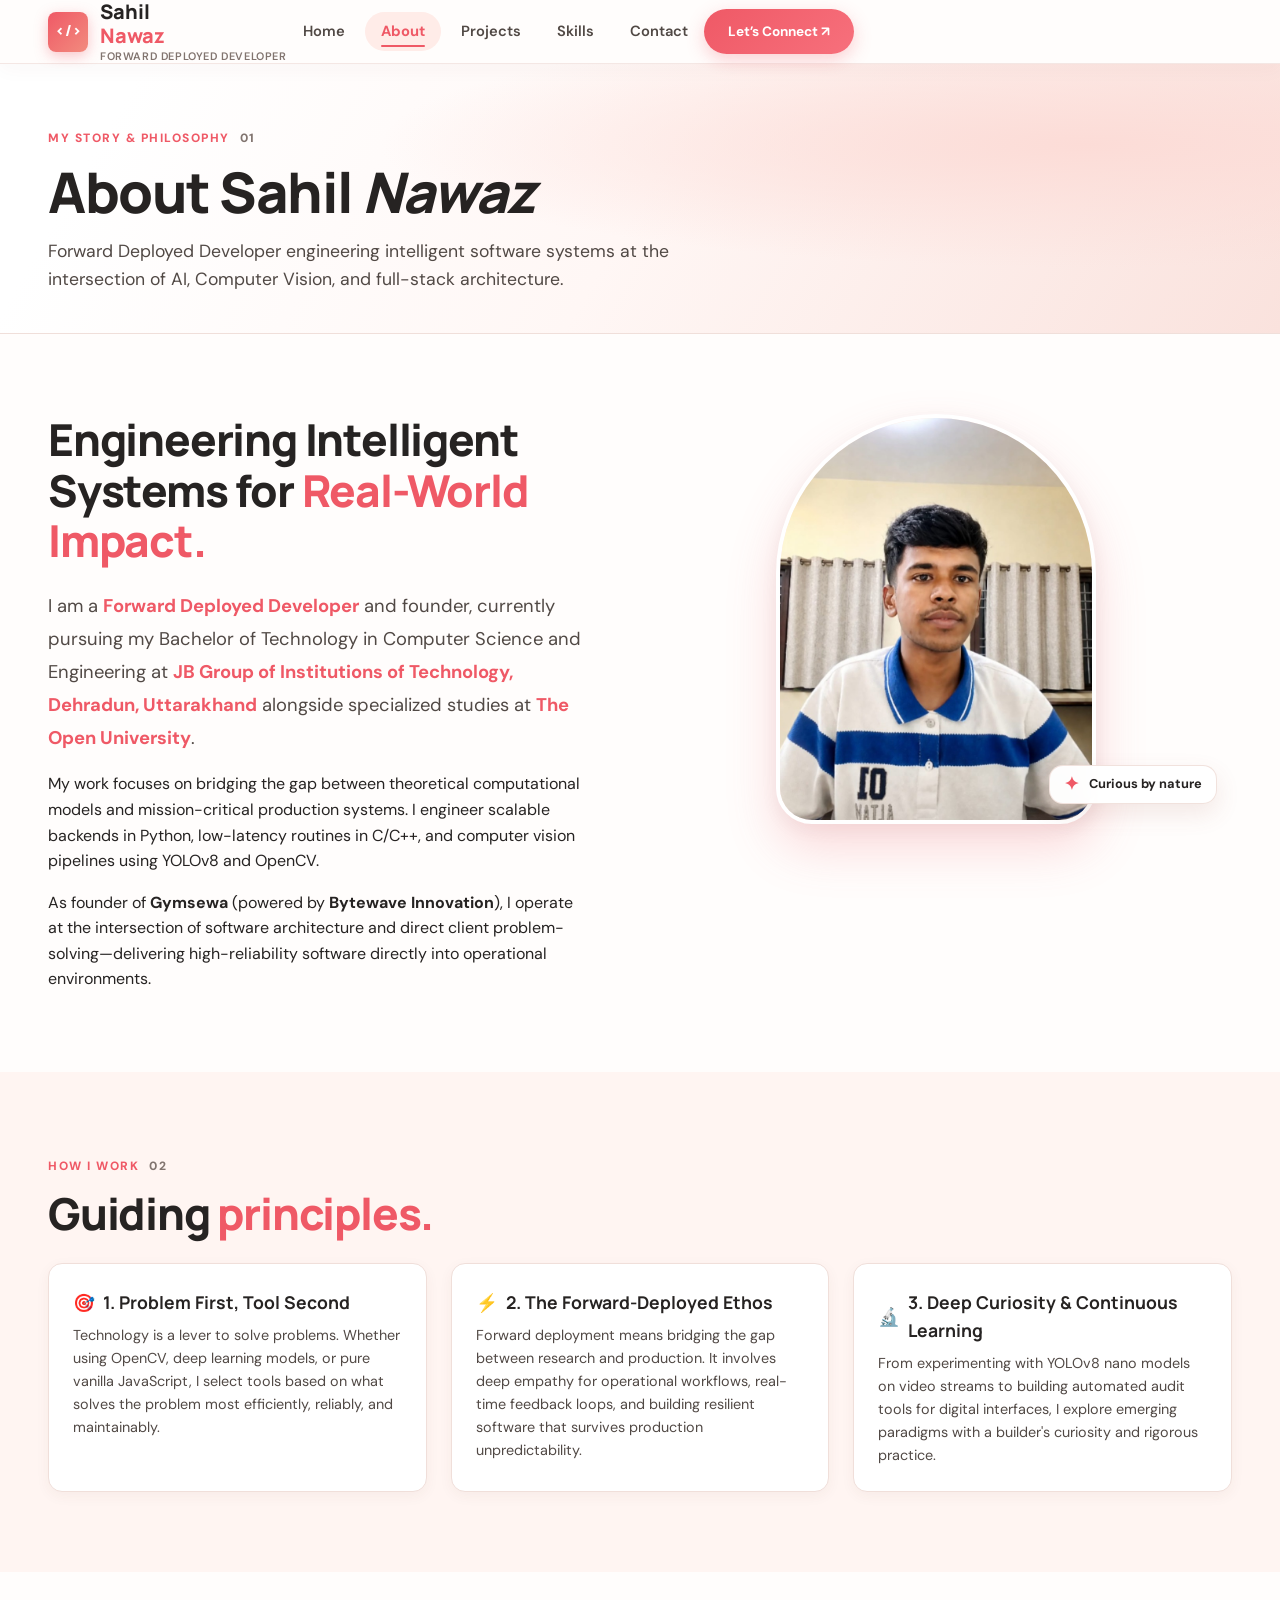
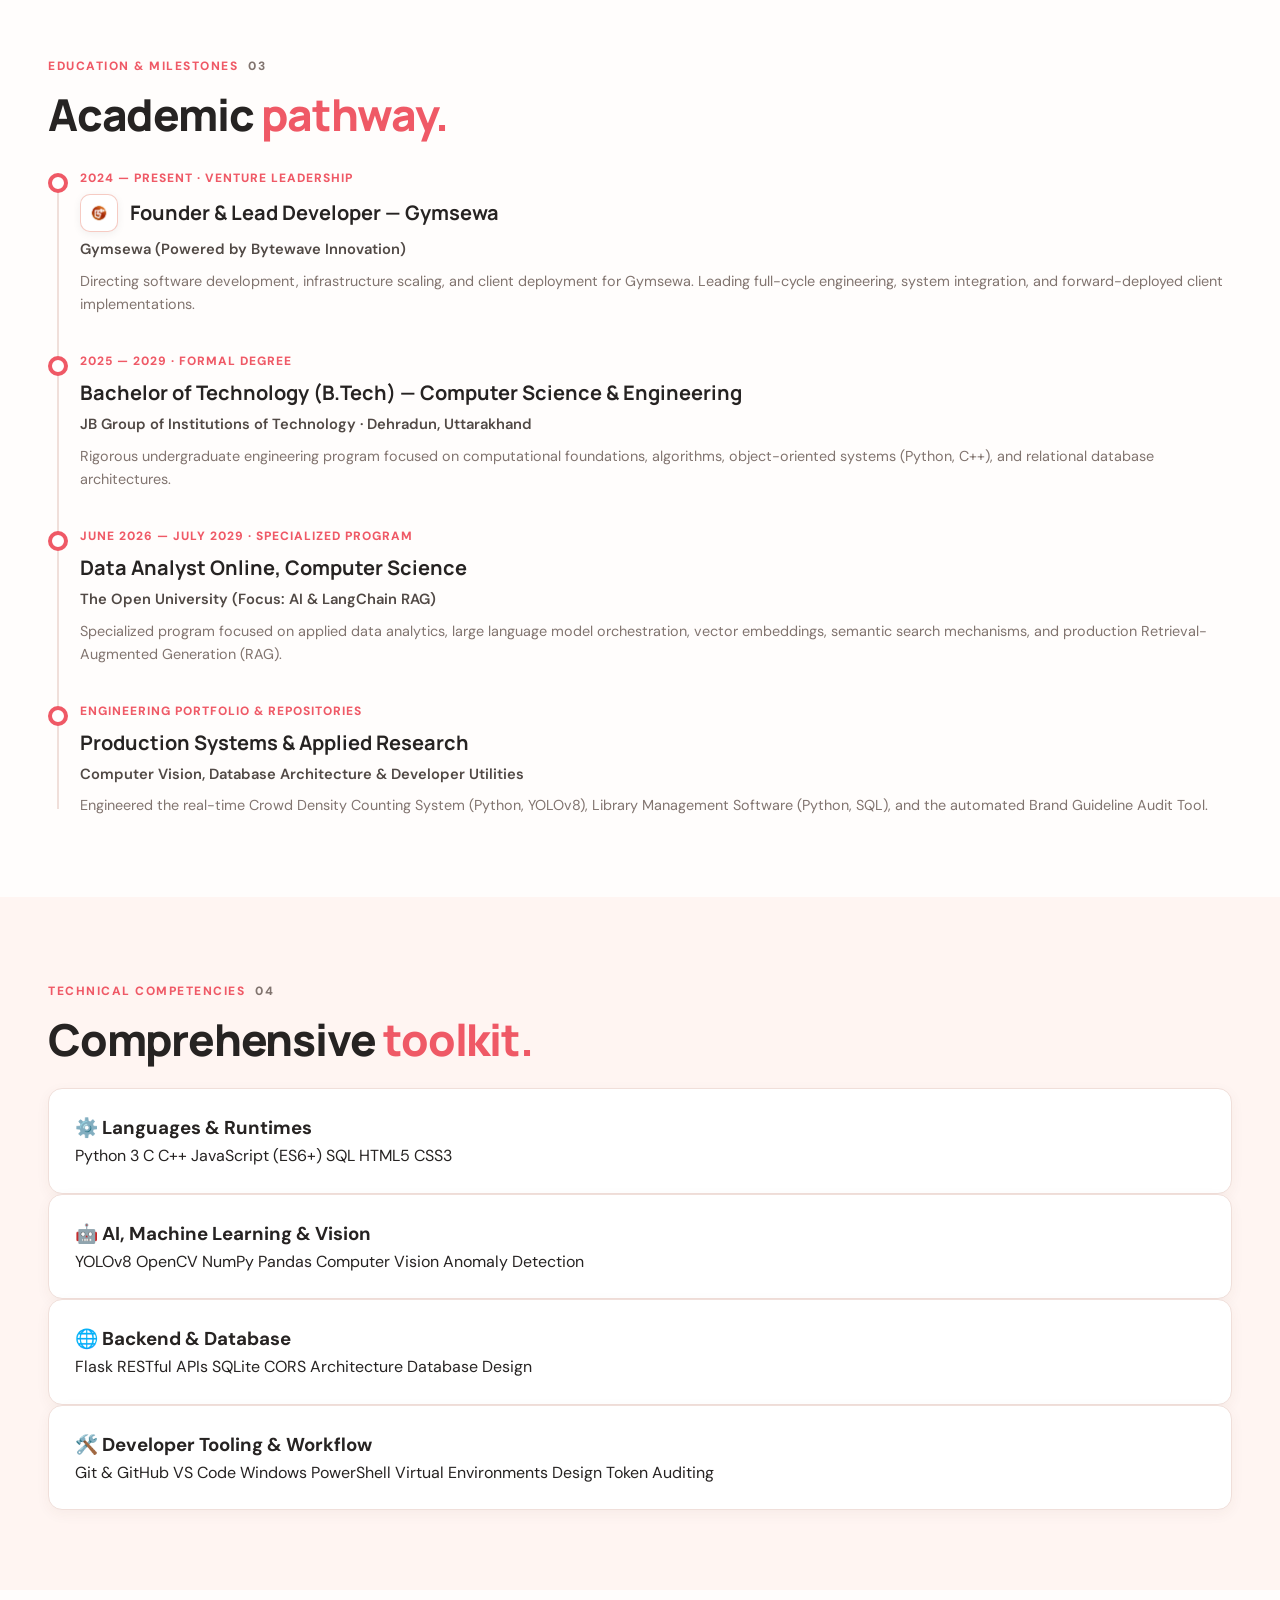
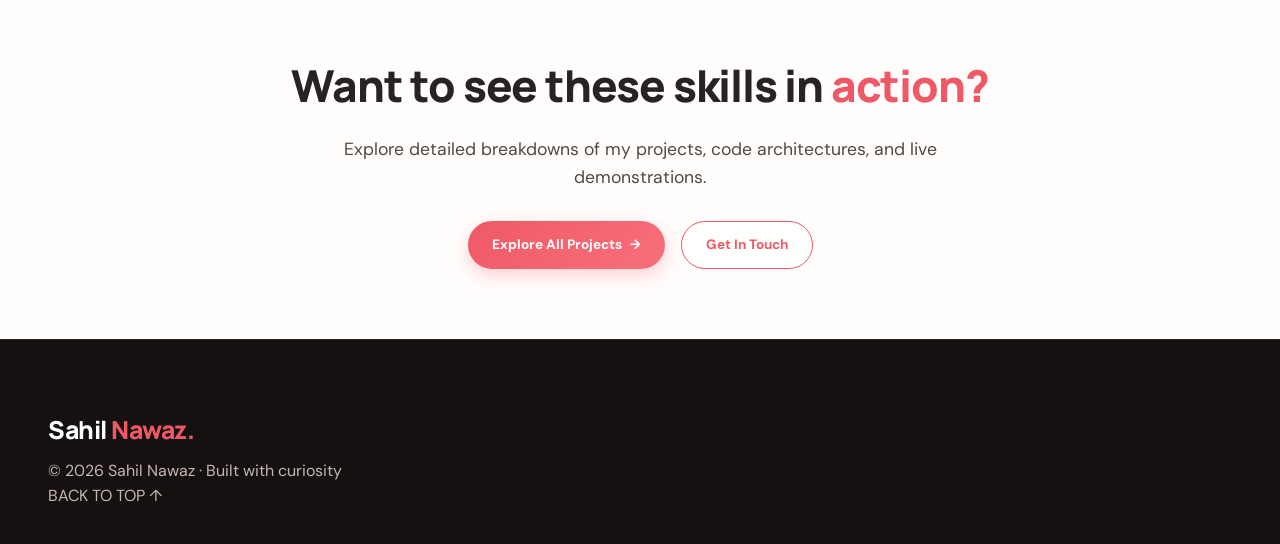
<file: frontend/about.html>
<!DOCTYPE html>
<html lang="en">
<head>
  <meta charset="UTF-8">
  <meta name="viewport" content="width=device-width, initial-scale=1.0">
  <meta name="description" content="About Sahil Nawaz — Forward Deployed Developer engineering AI, Computer Vision, and full-stack software solutions.">
  <title>About | Sahil Nawaz — Forward Deployed Developer</title>

  <!-- Google Fonts: Manrope & DM Sans -->
  <link rel="preconnect" href="https://fonts.googleapis.com">
  <link rel="preconnect" href="https://fonts.gstatic.com" crossorigin>
  <link href="https://fonts.googleapis.com/css2?family=DM+Sans:ital,opsz,wght@0,9..40,400;0,9..40,500;0,9..40,600;0,9..40,700;1,9..40,400&family=Manrope:wght@400;500;600;700;800&display=swap" rel="stylesheet">

  <link rel="icon" type="image/svg+xml" href="favicon.svg">
  <link rel="stylesheet" href="css/style.css">
</head>
<body>

  <!-- Site Navigation -->
  <header class="site-header">
    <div class="container site-nav">
      <a href="index.html" class="logo">
        <span class="logo-badge">&lt;/&gt;</span>
        <span class="logo-text">
          Sahil <b>Nawaz</b>
          <small>Forward Deployed Developer</small>
        </span>
      </a>

      <button class="menu-toggle" aria-label="Toggle Navigation Menu">☰</button>

      <nav class="nav-links">
        <a href="index.html" class="nav-link">Home</a>
        <a href="about.html" class="nav-link active">About</a>
        <a href="projects.html" class="nav-link">Projects</a>
        <a href="index.html#skills" class="nav-link">Skills</a>
        <a href="index.html#contact" class="nav-link">Contact</a>
      </nav>

      <div class="nav-actions">
        <a href="index.html#contact" class="btn-primary">Let’s Connect ↗</a>
      </div>
    </div>
  </header>

  <main>
    <!-- Page Hero Banner -->
    <section class="page-hero">
      <div class="container">
        <div class="section-label">MY STORY & PHILOSOPHY <span>01</span></div>
        <h1 class="page-hero-title">About Sahil <em>Nawaz</em></h1>
        <p class="page-hero-subtitle">
          Forward Deployed Developer engineering intelligent software systems at the intersection of AI, Computer Vision, and full-stack architecture.
        </p>
      </div>
    </section>

    <!-- Bio & Background Details -->
    <section class="section-wrapper">
      <div class="container">
        <div class="about-grid">
          <div>
            <h2 class="section-heading">Engineering Intelligent Systems for <em>Real-World Impact.</em></h2>
            <p class="about-lead">
              I am a <strong>Forward Deployed Developer</strong> and founder, currently pursuing my Bachelor of Technology in Computer Science and Engineering at <strong>JB Group of Institutions of Technology, Dehradun, Uttarakhand</strong> alongside specialized studies at <strong>The Open University</strong>.
            </p>
            <p class="about-details" style="margin-bottom: 16px;">
              My work focuses on bridging the gap between theoretical computational models and mission-critical production systems. I engineer scalable backends in Python, low-latency routines in C/C++, and computer vision pipelines using YOLOv8 and OpenCV.
            </p>
            <p class="about-details">
              As founder of <strong>Gymsewa</strong> (powered by <strong>Bytewave Innovation</strong>), I operate at the intersection of software architecture and direct client problem-solving—delivering high-reliability software directly into operational environments.
            </p>
          </div>

          <div class="about-visual-wrap">
            <div class="profile-art has-img">
              <img src="images/sahil-nawaz.jpg" alt="Sahil Nawaz Profile Portrait" class="profile-img" width="280" height="350">
            </div>
            <div class="floating-chip chip-about-1">
              <b>✦</b>
              <span>Curious by nature</span>
            </div>
          </div>
        </div>
      </div>
    </section>

    <!-- Core Philosophy Cards -->
    <section class="section-wrapper section-alt">
      <div class="container">
        <div class="section-label">HOW I WORK <span>02</span></div>
        <h2 class="section-heading">Guiding <em>principles.</em></h2>

        <div class="project-grid">
          <div class="about-feature-box">
            <h4><span>🎯</span> 1. Problem First, Tool Second</h4>
            <p>Technology is a lever to solve problems. Whether using OpenCV, deep learning models, or pure vanilla JavaScript, I select tools based on what solves the problem most efficiently, reliably, and maintainably.</p>
          </div>

          <div class="about-feature-box">
            <h4><span>⚡</span> 2. The Forward-Deployed Ethos</h4>
            <p>Forward deployment means bridging the gap between research and production. It involves deep empathy for operational workflows, real-time feedback loops, and building resilient software that survives production unpredictability.</p>
          </div>

          <div class="about-feature-box">
            <h4><span>🔬</span> 3. Deep Curiosity & Continuous Learning</h4>
            <p>From experimenting with YOLOv8 nano models on video streams to building automated audit tools for digital interfaces, I explore emerging paradigms with a builder's curiosity and rigorous practice.</p>
          </div>
        </div>
      </div>
    </section>

    <!-- Detailed Education & Academic Journey -->
    <section class="section-wrapper">
      <div class="container">
        <div class="section-label">EDUCATION & MILESTONES <span>03</span></div>
        <h2 class="section-heading">Academic <em>pathway.</em></h2>

        <div class="timeline">
          <div class="timeline-item">
            <div class="timeline-dot"></div>
            <div class="timeline-date">2024 — PRESENT · VENTURE LEADERSHIP</div>
            <div style="display: flex; align-items: center; gap: 12px; margin-bottom: 6px;">
              <div style="width: 38px; height: 38px; border-radius: 10px; background: #ffffff; border: 1px solid rgba(243, 181, 170, 0.7); display: flex; align-items: center; justify-content: center; padding: 4px; box-shadow: 0 2px 8px rgba(0,0,0,0.06); flex-shrink: 0;">
                <img src="images/gymsewa-logo.png" alt="Gymsewa Logo" style="width: 100%; height: 100%; object-fit: contain; display: block;" loading="lazy">
              </div>
              <h3 class="timeline-title" style="margin: 0;">Founder & Lead Developer — Gymsewa</h3>
            </div>
            <div class="timeline-institution">Gymsewa (Powered by Bytewave Innovation)</div>
            <p class="timeline-desc">
              Directing software development, infrastructure scaling, and client deployment for Gymsewa. Leading full-cycle engineering, system integration, and forward-deployed client implementations.
            </p>
          </div>

          <div class="timeline-item">
            <div class="timeline-dot"></div>
            <div class="timeline-date">2025 — 2029 · FORMAL DEGREE</div>
            <h3 class="timeline-title">Bachelor of Technology (B.Tech) — Computer Science & Engineering</h3>
            <div class="timeline-institution">JB Group of Institutions of Technology · Dehradun, Uttarakhand</div>
            <p class="timeline-desc">
              Rigorous undergraduate engineering program focused on computational foundations, algorithms, object-oriented systems (Python, C++), and relational database architectures.
            </p>
          </div>

          <div class="timeline-item">
            <div class="timeline-dot"></div>
            <div class="timeline-date">JUNE 2026 — JULY 2029 · SPECIALIZED PROGRAM</div>
            <h3 class="timeline-title">Data Analyst Online, Computer Science</h3>
            <div class="timeline-institution">The Open University (Focus: AI & LangChain RAG)</div>
            <p class="timeline-desc">
              Specialized program focused on applied data analytics, large language model orchestration, vector embeddings, semantic search mechanisms, and production Retrieval-Augmented Generation (RAG).
            </p>
          </div>

          <div class="timeline-item">
            <div class="timeline-dot"></div>
            <div class="timeline-date">ENGINEERING PORTFOLIO & REPOSITORIES</div>
            <h3 class="timeline-title">Production Systems & Applied Research</h3>
            <div class="timeline-institution">Computer Vision, Database Architecture & Developer Utilities</div>
            <p class="timeline-desc">
              Engineered the real-time Crowd Density Counting System (Python, YOLOv8), Library Management Software (Python, SQL), and the automated Brand Guideline Audit Tool.
            </p>
          </div>
        </div>
      </div>
    </section>

    <!-- Technical Competencies Table -->
    <section class="section-wrapper section-alt">
      <div class="container">
        <div class="section-label">TECHNICAL COMPETENCIES <span>04</span></div>
        <h2 class="section-heading">Comprehensive <em>toolkit.</em></h2>

        <div class="skills-grid">
          <div class="skill-category-card">
            <h3><span>⚙️</span> Languages & Runtimes</h3>
            <div class="skill-badges">
              <span class="skill-badge">Python 3</span>
              <span class="skill-badge">C</span>
              <span class="skill-badge">C++</span>
              <span class="skill-badge">JavaScript (ES6+)</span>
              <span class="skill-badge">SQL</span>
              <span class="skill-badge">HTML5</span>
              <span class="skill-badge">CSS3</span>
            </div>
          </div>

          <div class="skill-category-card">
            <h3><span>🤖</span> AI, Machine Learning & Vision</h3>
            <div class="skill-badges">
              <span class="skill-badge">YOLOv8</span>
              <span class="skill-badge">OpenCV</span>
              <span class="skill-badge">NumPy</span>
              <span class="skill-badge">Pandas</span>
              <span class="skill-badge">Computer Vision</span>
              <span class="skill-badge">Anomaly Detection</span>
            </div>
          </div>

          <div class="skill-category-card">
            <h3><span>🌐</span> Backend & Database</h3>
            <div class="skill-badges">
              <span class="skill-badge">Flask</span>
              <span class="skill-badge">RESTful APIs</span>
              <span class="skill-badge">SQLite</span>
              <span class="skill-badge">CORS Architecture</span>
              <span class="skill-badge">Database Design</span>
            </div>
          </div>

          <div class="skill-category-card">
            <h3><span>🛠️</span> Developer Tooling & Workflow</h3>
            <div class="skill-badges">
              <span class="skill-badge">Git & GitHub</span>
              <span class="skill-badge">VS Code</span>
              <span class="skill-badge">Windows PowerShell</span>
              <span class="skill-badge">Virtual Environments</span>
              <span class="skill-badge">Design Token Auditing</span>
            </div>
          </div>
        </div>
      </div>
    </section>

    <!-- CTA Section -->
    <section class="section-wrapper" style="text-align: center; padding: 70px 0;">
      <div class="container">
        <h2 class="section-heading">Want to see these skills in <em>action?</em></h2>
        <p style="color: var(--text-body); max-width: 600px; margin: 0 auto 30px; font-size: 1.1rem;">
          Explore detailed breakdowns of my projects, code architectures, and live demonstrations.
        </p>
        <div style="display: flex; justify-content: center; gap: 16px; flex-wrap: wrap;">
          <a href="projects.html" class="btn-primary">Explore All Projects <span>→</span></a>
          <a href="index.html#contact" class="btn-secondary">Get In Touch</a>
        </div>
      </div>
    </section>
  </main>

  <!-- Footer -->
  <footer class="site-footer">
    <div class="container footer-content">
      <div class="footer-brand">
        <b>Sahil <em>Nawaz.</em></b>
      </div>
      <div>
        <span>© <span id="current-year"></span> Sahil Nawaz · Built with curiosity</span>
      </div>
      <div>
        <a href="#" class="footer-back-to-top">BACK TO TOP ↑</a>
      </div>
    </div>
  </footer>

  <script src="js/script.js"></script>
</body>
</html>
</file>
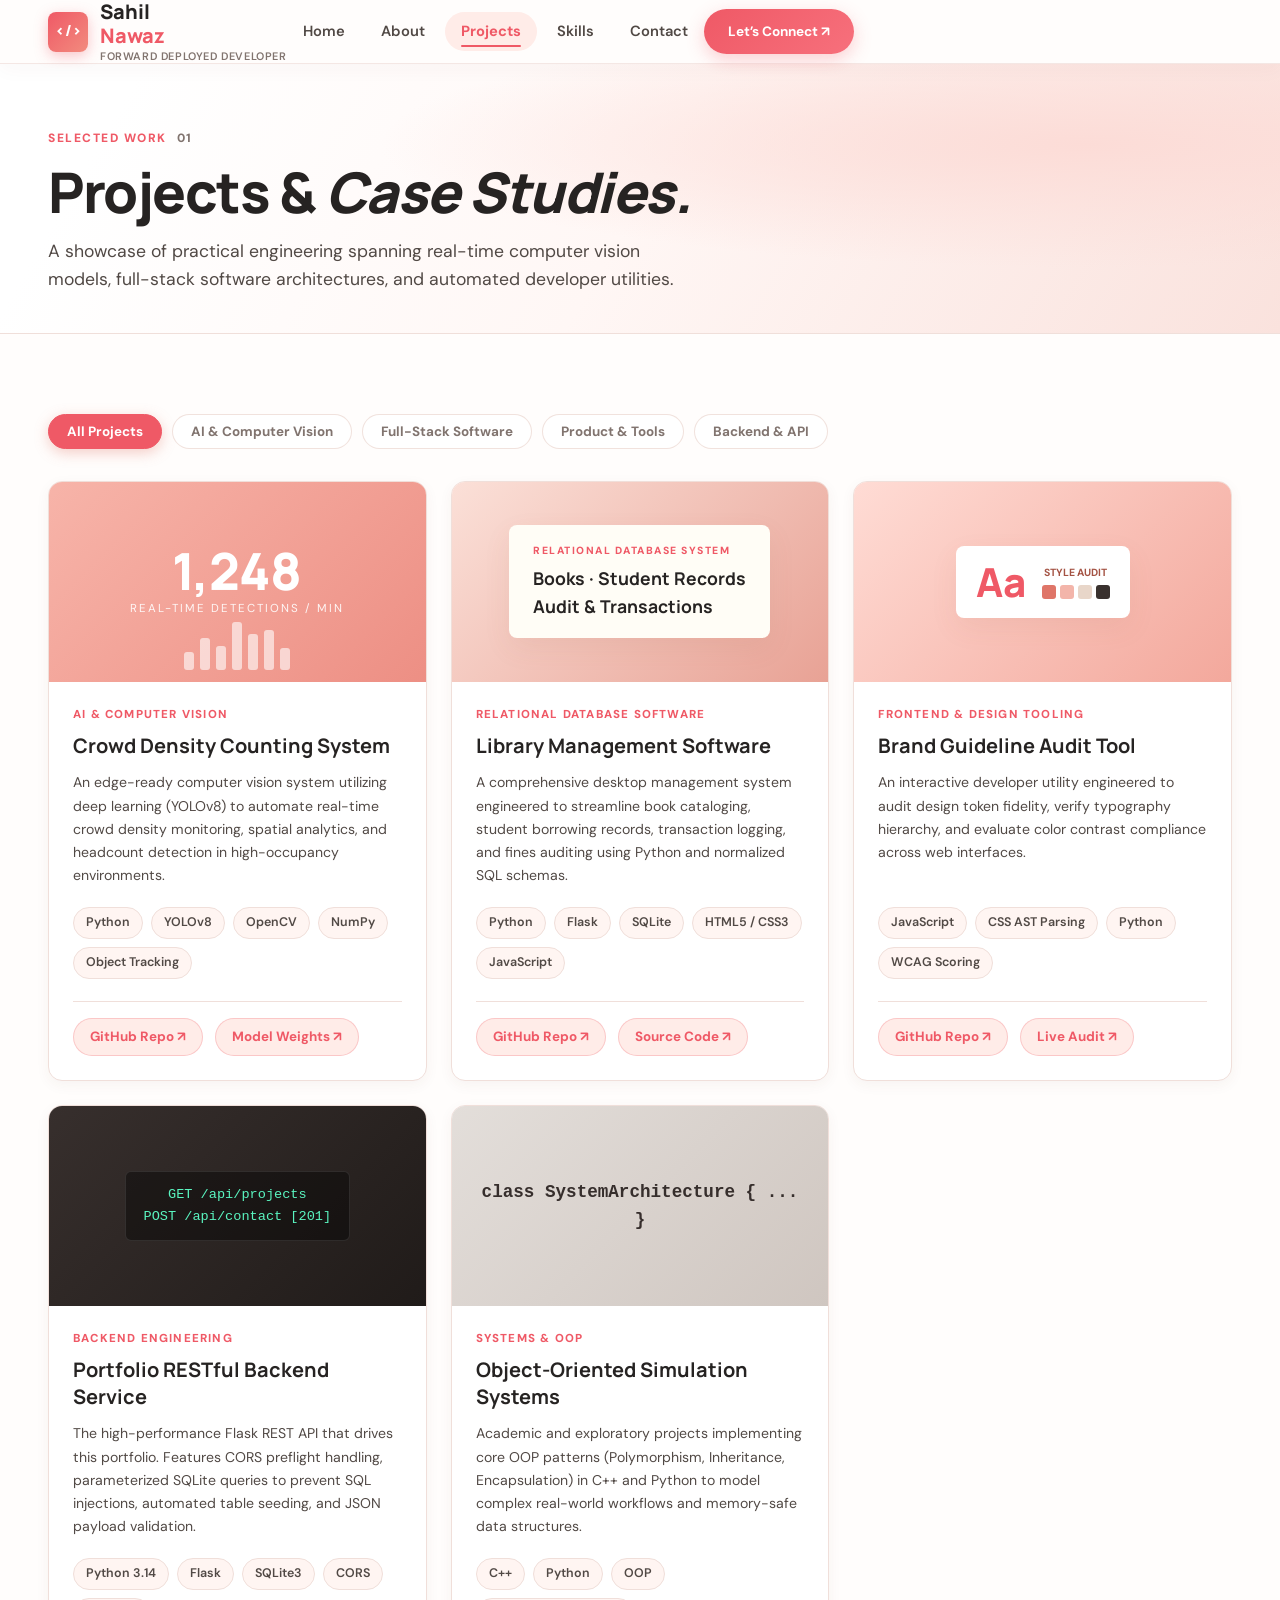
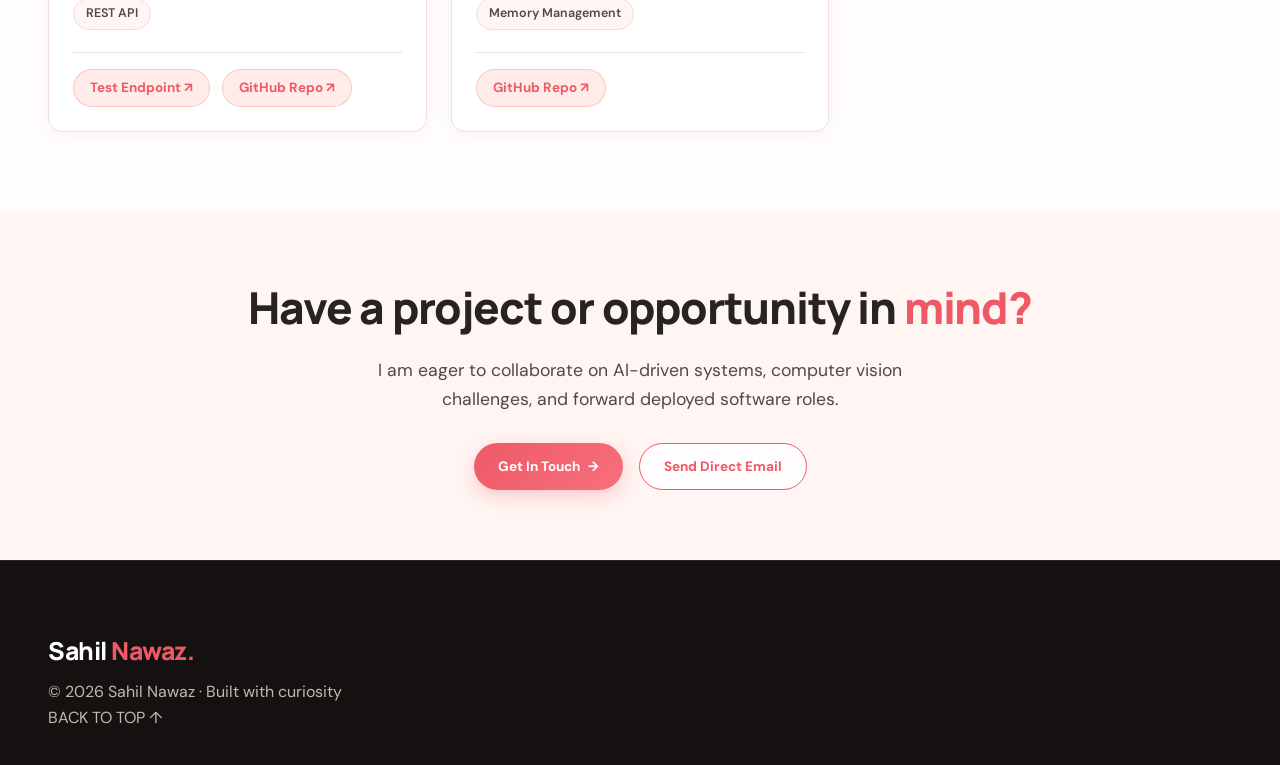
<file: frontend/projects.html>
<!DOCTYPE html>
<html lang="en">
<head>
  <meta charset="UTF-8">
  <meta name="viewport" content="width=device-width, initial-scale=1.0">
  <meta name="description" content="Projects Portfolio of Sahil Nawaz — Computer Vision, AI, Full-Stack and Product Systems.">
  <title>Projects | Sahil Nawaz — Forward Deployed Developer</title>

  <!-- Google Fonts: Manrope & DM Sans -->
  <link rel="preconnect" href="https://fonts.googleapis.com">
  <link rel="preconnect" href="https://fonts.gstatic.com" crossorigin>
  <link href="https://fonts.googleapis.com/css2?family=DM+Sans:ital,opsz,wght@0,9..40,400;0,9..40,500;0,9..40,600;0,9..40,700;1,9..40,400&family=Manrope:wght@400;500;600;700;800&display=swap" rel="stylesheet">

  <link rel="icon" type="image/svg+xml" href="favicon.svg">
  <link rel="stylesheet" href="css/style.css">
</head>
<body>

  <!-- Site Navigation -->
  <header class="site-header">
    <div class="container site-nav">
      <a href="index.html" class="logo">
        <span class="logo-badge">&lt;/&gt;</span>
        <span class="logo-text">
          Sahil <b>Nawaz</b>
          <small>Forward Deployed Developer</small>
        </span>
      </a>

      <button class="menu-toggle" aria-label="Toggle Navigation Menu">☰</button>

      <nav class="nav-links">
        <a href="index.html" class="nav-link">Home</a>
        <a href="about.html" class="nav-link">About</a>
        <a href="projects.html" class="nav-link active">Projects</a>
        <a href="index.html#skills" class="nav-link">Skills</a>
        <a href="index.html#contact" class="nav-link">Contact</a>
      </nav>

      <div class="nav-actions">
        <a href="index.html#contact" class="btn-primary">Let’s Connect ↗</a>
      </div>
    </div>
  </header>

  <main>
    <!-- Page Hero Banner -->
    <section class="page-hero">
      <div class="container">
        <div class="section-label">SELECTED WORK <span>01</span></div>
        <h1 class="page-hero-title">Projects & <em>Case Studies.</em></h1>
        <p class="page-hero-subtitle">
          A showcase of practical engineering spanning real-time computer vision models, full-stack software architectures, and automated developer utilities.
        </p>
      </div>
    </section>

    <!-- Project Filter Bar & Grid -->
    <section class="section-wrapper">
      <div class="container">

        <!-- Category Filter Controls -->
        <div class="projects-filter-bar">
          <button class="filter-btn active" data-filter="all">All Projects</button>
          <button class="filter-btn" data-filter="ai-cv">AI & Computer Vision</button>
          <button class="filter-btn" data-filter="software">Full-Stack Software</button>
          <button class="filter-btn" data-filter="product">Product & Tools</button>
          <button class="filter-btn" data-filter="backend">Backend & API</button>
        </div>

        <!-- Project Grid -->
        <div class="project-grid">

          <!-- 1. Crowd Density & Anomaly Detection -->
          <article class="project-card" data-category="ai-cv">
            <div class="project-banner banner-crowd">
              <span class="stat-number">1,248</span>
              <span class="stat-label">Real-Time Detections / Min</span>
              <div class="crowd-bars">
                <span style="height: 18px;"></span>
                <span style="height: 32px;"></span>
                <span style="height: 24px;"></span>
                <span style="height: 48px;"></span>
                <span style="height: 36px;"></span>
                <span style="height: 40px;"></span>
                <span style="height: 22px;"></span>
              </div>
            </div>
            <div class="project-body">
              <span class="project-tag">AI & Computer Vision</span>
              <h3 class="project-title">Crowd Density Counting System</h3>
              <p class="project-desc">
                An edge-ready computer vision system utilizing deep learning (YOLOv8) to automate real-time crowd density monitoring, spatial analytics, and headcount detection in high-occupancy environments.
              </p>
              <div class="project-tech">
                <span>Python</span>
                <span>YOLOv8</span>
                <span>OpenCV</span>
                <span>NumPy</span>
                <span>Object Tracking</span>
              </div>
              <div class="project-links">
                <a href="https://github.com/sahilnawaz257" target="_blank" rel="noopener noreferrer" class="project-link-btn">GitHub Repo ↗</a>
                <a href="https://github.com/sahilnawaz257" target="_blank" rel="noopener noreferrer" class="project-link-btn">Model Weights ↗</a>
              </div>
            </div>
          </article>

          <!-- 2. Library Management Software -->
          <article class="project-card" data-category="software">
            <div class="project-banner banner-library">
              <div class="library-mockup">
                <small>RELATIONAL DATABASE SYSTEM</small>
                <b>Books · Student Records<br>Audit & Transactions</b>
              </div>
            </div>
            <div class="project-body">
              <span class="project-tag">Relational Database Software</span>
              <h3 class="project-title">Library Management Software</h3>
              <p class="project-desc">
                A comprehensive desktop management system engineered to streamline book cataloging, student borrowing records, transaction logging, and fines auditing using Python and normalized SQL schemas.
              </p>
              <div class="project-tech">
                <span>Python</span>
                <span>Flask</span>
                <span>SQLite</span>
                <span>HTML5 / CSS3</span>
                <span>JavaScript</span>
              </div>
              <div class="project-links">
                <a href="https://github.com/sahilnawaz257" target="_blank" rel="noopener noreferrer" class="project-link-btn">GitHub Repo ↗</a>
                <a href="https://github.com/sahilnawaz257" target="_blank" rel="noopener noreferrer" class="project-link-btn">Source Code ↗</a>
              </div>
            </div>
          </article>

          <!-- 3. Brand Guideline Audit Tool -->
          <article class="project-card" data-category="product">
            <div class="project-banner banner-brand">
              <div class="brand-mockup">
                <span class="brand-symbol">Aa</span>
                <div class="brand-palette">
                  <small style="font-size: 0.65rem; color: #a45344; font-weight: 700;">STYLE AUDIT</small>
                  <div class="palette-swatches">
                    <span style="background: #df7568;"></span>
                    <span style="background: #f3b5aa;"></span>
                    <span style="background: #e8d6c9;"></span>
                    <span style="background: #39312e;"></span>
                  </div>
                </div>
              </div>
            </div>
            <div class="project-body">
              <span class="project-tag">Frontend & Design Tooling</span>
              <h3 class="project-title">Brand Guideline Audit Tool</h3>
              <p class="project-desc">
                An interactive developer utility engineered to audit design token fidelity, verify typography hierarchy, and evaluate color contrast compliance across web interfaces.
              </p>
              <div class="project-tech">
                <span>JavaScript</span>
                <span>CSS AST Parsing</span>
                <span>Python</span>
                <span>WCAG Scoring</span>
              </div>
              <div class="project-links">
                <a href="https://github.com/sahilnawaz257" target="_blank" rel="noopener noreferrer" class="project-link-btn">GitHub Repo ↗</a>
                <a href="https://github.com/sahilnawaz257" target="_blank" rel="noopener noreferrer" class="project-link-btn">Live Audit ↗</a>
              </div>
            </div>
          </article>

          <!-- 4. Portfolio RESTful Backend API -->
          <article class="project-card" data-category="backend">
            <div class="project-banner banner-api">
              <div class="code-mockup">
                <span>GET /api/projects</span><br>
                <span>POST /api/contact [201]</span>
              </div>
            </div>
            <div class="project-body">
              <span class="project-tag">Backend Engineering</span>
              <h3 class="project-title">Portfolio RESTful Backend Service</h3>
              <p class="project-desc">
                The high-performance Flask REST API that drives this portfolio. Features CORS preflight handling, parameterized SQLite queries to prevent SQL injections, automated table seeding, and JSON payload validation.
              </p>
              <div class="project-tech">
                <span>Python 3.14</span>
                <span>Flask</span>
                <span>SQLite3</span>
                <span>CORS</span>
                <span>REST API</span>
              </div>
              <div class="project-links">
                <a href="http://127.0.0.1:5000/api/health" target="_blank" class="project-link-btn">Test Endpoint ↗</a>
                <a href="https://github.com/sahilnawaz257" target="_blank" rel="noopener noreferrer" class="project-link-btn">GitHub Repo ↗</a>
              </div>
            </div>
          </article>

          <!-- 5. Object Oriented Simulations in C++ & Python -->
          <article class="project-card" data-category="software">
            <div class="project-banner" style="background: linear-gradient(135deg, #e3deda, #cfc6c0);">
              <div style="font-family: monospace; font-size: 1.1rem; font-weight: 700; color: #362e2c;">
                class SystemArchitecture { ... }
              </div>
            </div>
            <div class="project-body">
              <span class="project-tag">Systems & OOP</span>
              <h3 class="project-title">Object-Oriented Simulation Systems</h3>
              <p class="project-desc">
                Academic and exploratory projects implementing core OOP patterns (Polymorphism, Inheritance, Encapsulation) in C++ and Python to model complex real-world workflows and memory-safe data structures.
              </p>
              <div class="project-tech">
                <span>C++</span>
                <span>Python</span>
                <span>OOP</span>
                <span>Memory Management</span>
              </div>
              <div class="project-links">
                <a href="https://github.com/sahilnawaz257" target="_blank" rel="noopener noreferrer" class="project-link-btn">GitHub Repo ↗</a>
              </div>
            </div>
          </article>

        </div>
      </div>
    </section>

    <!-- CTA Section -->
    <section class="section-wrapper section-alt" style="text-align: center; padding: 70px 0;">
      <div class="container">
        <h2 class="section-heading">Have a project or opportunity in <em>mind?</em></h2>
        <p style="color: var(--text-body); max-width: 600px; margin: 0 auto 30px; font-size: 1.1rem;">
          I am eager to collaborate on AI-driven systems, computer vision challenges, and forward deployed software roles.
        </p>
        <div style="display: flex; justify-content: center; gap: 16px; flex-wrap: wrap;">
          <a href="index.html#contact" class="btn-primary">Get In Touch <span>→</span></a>
          <a href="mailto:sahilnawaaz257@gmail.com" class="btn-secondary">Send Direct Email</a>
        </div>
      </div>
    </section>
  </main>

  <!-- Footer -->
  <footer class="site-footer">
    <div class="container footer-content">
      <div class="footer-brand">
        <b>Sahil <em>Nawaz.</em></b>
      </div>
      <div>
        <span>© <span id="current-year"></span> Sahil Nawaz · Built with curiosity</span>
      </div>
      <div>
        <a href="#" class="footer-back-to-top">BACK TO TOP ↑</a>
      </div>
    </div>
  </footer>

  <script src="js/script.js"></script>
</body>
</html>
</file>
<file: frontend/css/style.css>
/* ==========================================================================
   Sahil Nawaz Portfolio — Modern Aesthetic Stylesheet
   ========================================================================== */

:root {
  --primary: #ef5966;
  --primary-hover: #df4452;
  --primary-soft: #ffece8;
  --accent: #f28b7e;
  --accent-light: #fbe5e0;
  --dark: #201b19;
  --dark-surface: #2d2725;
  --dark-muted: #433c3a;
  --text-main: #262322;
  --text-body: #514945;
  --text-muted: #81746f;
  --text-light: #c5b6b0;
  --bg-body: #fffdfc;
  --bg-subtle: #fff5f2;
  --bg-card: #ffffff;
  --border: #f0dfda;
  --border-focus: #ef6d5f;
  --shadow-sm: 0 4px 14px rgba(107, 60, 48, 0.05);
  --shadow-md: 0 10px 28px rgba(156, 85, 67, 0.08);
  --shadow-lg: 0 20px 45px rgba(156, 85, 67, 0.12);
  --font-sans: "DM Sans", -apple-system, BlinkMacSystemFont, "Segoe UI", Roboto, sans-serif;
  --font-heading: "Manrope", sans-serif;
  --radius-sm: 8px;
  --radius-md: 14px;
  --radius-lg: 24px;
  --radius-full: 9999px;
  --transition: all 0.25s cubic-bezier(0.16, 1, 0.3, 1);
}

/* Global Reset & Base */
*, *::before, *::after {
  box-sizing: border-box;
  margin: 0;
  padding: 0;
}

html {
  scroll-behavior: smooth;
  font-size: 16px;
  overflow-x: hidden;
  width: 100%;
}

section[id] {
  scroll-margin-top: 85px;
}

body {
  font-family: var(--font-sans);
  color: var(--text-main);
  background-color: var(--bg-body);
  line-height: 1.6;
  -webkit-font-smoothing: antialiased;
  -moz-osx-font-smoothing: grayscale;
  overflow-x: hidden;
  width: 100%;
  position: relative;
}

/* Prevent unwanted horizontal scroll across all major section containers */
.section-wrapper,
.hero-section,
.about-section,
.skills-section,
.projects-section,
.education-section,
.contact-section,
.site-footer {
  width: 100%;
  overflow-x: hidden;
  position: relative;
}

a {
  color: inherit;
  text-decoration: none;
  transition: var(--transition);
}

img, svg {
  max-width: 100%;
  height: auto;
  display: block;
}

button, input, textarea {
  font-family: inherit;
  border: none;
  outline: none;
}

button {
  cursor: pointer;
}

/* Responsive Container — Full-Screen Professional Layout */
.container {
  width: 100%;
  max-width: 1400px;
  margin-left: auto;
  margin-right: auto;
  padding-left: clamp(20px, 4vw, 48px);
  padding-right: clamp(20px, 4vw, 48px);
}

/* ==========================================================================
   Navigation — Step 02 Premium Coral-Pink Responsive Navbar
   ========================================================================== */
.site-header {
  position: sticky;
  top: 0;
  left: 0;
  width: 100%;
  z-index: 1000;
  background: rgba(255, 253, 252, 0.92);
  backdrop-filter: blur(14px);
  -webkit-backdrop-filter: blur(14px);
  border-bottom: 1px solid rgba(240, 223, 218, 0.7);
  box-shadow: 0 4px 20px rgba(107, 60, 48, 0.04);
  transition: background-color 0.3s ease, box-shadow 0.3s ease, border-color 0.3s ease;
}

.site-header.scrolled {
  background: rgba(255, 253, 252, 0.98);
  box-shadow: 0 8px 30px rgba(107, 60, 48, 0.08);
  border-bottom-color: rgba(239, 89, 102, 0.2);
}

.header-container {
  height: 80px;
  display: flex;
  align-items: center;
  justify-content: space-between;
  gap: 24px;
}

/* Brand / Logo */
.logo {
  display: inline-flex;
  align-items: center;
  gap: 12px;
  font-family: var(--font-heading);
  font-weight: 800;
  font-size: 1.25rem;
  color: var(--text-main);
  text-decoration: none;
  flex-shrink: 0;
  transition: transform 0.25s ease;
}

.logo:hover {
  transform: translateY(-1px);
}

.logo-badge {
  background: linear-gradient(135deg, var(--primary), var(--accent));
  color: #ffffff;
  width: 40px;
  height: 40px;
  border-radius: var(--radius-sm);
  display: grid;
  place-items: center;
  font-size: 0.95rem;
  font-weight: 800;
  box-shadow: 0 4px 14px rgba(239, 89, 102, 0.35);
  transition: transform 0.3s ease, box-shadow 0.3s ease;
}

.logo:hover .logo-badge {
  transform: rotate(-6deg) scale(1.05);
  box-shadow: 0 6px 18px rgba(239, 89, 102, 0.45);
}

.logo-text {
  display: flex;
  flex-direction: column;
  line-height: 1.2;
}

.logo-text b {
  color: var(--primary);
  font-weight: 800;
}

.logo-text small {
  font-family: var(--font-sans);
  font-size: 0.68rem;
  font-weight: 600;
  color: var(--text-muted);
  letter-spacing: 0.6px;
  text-transform: uppercase;
  margin-top: 2px;
}

/* Primary Navigation Bar */
.site-nav {
  display: flex;
  align-items: center;
}

.nav-list {
  display: flex;
  align-items: center;
  list-style: none;
  gap: 8px;
  margin: 0;
  padding: 0;
}

.nav-item {
  position: relative;
}

/* Nav Links & Coral-Pink Hover Effects */
.nav-link {
  display: inline-block;
  padding: 8px 16px;
  font-size: 0.92rem;
  font-weight: 600;
  color: var(--text-body);
  text-decoration: none;
  border-radius: var(--radius-full);
  position: relative;
  transition: color 0.25s ease, background-color 0.25s ease;
}

/* Animated Underline Expansion */
.nav-link::after {
  content: "";
  position: absolute;
  bottom: 4px;
  left: 16px;
  right: 16px;
  height: 2px;
  background: var(--primary);
  border-radius: 2px;
  transform: scaleX(0);
  transform-origin: center;
  transition: transform 0.25s cubic-bezier(0.16, 1, 0.3, 1);
}

.nav-link:hover {
  color: var(--primary);
  background-color: var(--primary-soft);
}

.nav-link:hover::after {
  transform: scaleX(1);
}

/* Active State */
.nav-link.active {
  color: var(--primary);
  background-color: var(--primary-soft);
  font-weight: 700;
}

.nav-link.active::after {
  transform: scaleX(1);
}

/* Header Action / CTA */
.header-cta {
  display: flex;
  align-items: center;
  flex-shrink: 0;
}

/* Single Elegant Navbar Resume Button */
.btn-resume-clean {
  display: inline-flex;
  align-items: center;
  gap: 6px;
  padding: 9px 18px;
  font-size: 0.85rem;
  font-weight: 700;
  border-radius: var(--radius-full);
  border: 1px solid var(--primary);
  color: var(--primary);
  background: transparent;
  text-decoration: none;
  transition: all 0.25s ease;
  margin-right: 12px;
}

.btn-resume-clean:hover {
  background: var(--primary);
  color: #ffffff;
  transform: translateY(-1px);
  box-shadow: 0 4px 14px rgba(223, 117, 104, 0.3);
  text-decoration: none;
}

.mobile-nav-cta {
  display: none;
}

.btn-primary {
  background: linear-gradient(135deg, var(--primary), #f7707c);
  color: #ffffff;
  padding: 12px 24px;
  border-radius: var(--radius-full);
  font-size: 0.85rem;
  font-weight: 700;
  display: inline-flex;
  align-items: center;
  gap: 8px;
  box-shadow: 0 6px 18px rgba(239, 89, 102, 0.28);
  transition: transform 0.25s ease, box-shadow 0.25s ease, opacity 0.25s ease;
  text-decoration: none;
}

.btn-primary:hover {
  transform: translateY(-2px);
  box-shadow: 0 10px 24px rgba(239, 89, 102, 0.4);
  color: #ffffff;
}

.btn-secondary {
  background: rgba(255, 255, 255, 0.85);
  color: var(--primary);
  border: 1px solid var(--primary);
  padding: 12px 24px;
  border-radius: var(--radius-full);
  font-size: 0.85rem;
  font-weight: 700;
  display: inline-flex;
  align-items: center;
  gap: 8px;
  transition: var(--transition);
  text-decoration: none;
}

.btn-secondary:hover {
  background: var(--primary-soft);
  transform: translateY(-2px);
}

/* Mobile Hamburger Toggle */
.menu-toggle {
  display: none;
  background: transparent;
  border: 1px solid var(--border);
  border-radius: var(--radius-sm);
  width: 44px;
  height: 44px;
  padding: 0;
  align-items: center;
  justify-content: center;
  color: var(--text-main);
  cursor: pointer;
  transition: background-color 0.25s ease, border-color 0.25s ease, color 0.25s ease;
}

.menu-toggle:hover {
  background-color: var(--primary-soft);
  border-color: var(--primary);
  color: var(--primary);
}

.menu-icon {
  font-size: 1.35rem;
  line-height: 1;
  transition: transform 0.25s ease;
}

/* ==========================================================================
   Hero Section
   ========================================================================== */
.hero-section {
  padding: clamp(36px, 5vh, 60px) 0 clamp(30px, 4vh, 50px);
  background: radial-gradient(ellipse at 85% 30%, #fcdcd7 0%, transparent 46%),
              linear-gradient(120deg, #ffffff 10%, #fff7f5 50%, #fae2dd 100%);
  position: relative;
  overflow: hidden;
}

.hero-grid {
  display: grid;
  grid-template-columns: 1.15fr 0.85fr;
  align-items: center;
  gap: 36px;
}

.hero-badge {
  display: inline-flex;
  align-items: center;
  gap: 8px;
  background: var(--primary-soft);
  border: 1px solid rgba(239, 89, 102, 0.2);
  border-radius: var(--radius-full);
  padding: 6px 14px;
  font-size: 0.72rem;
  font-weight: 800;
  letter-spacing: 1.2px;
  color: var(--primary);
  text-transform: uppercase;
  margin-bottom: 16px;
}

.pulse-dot {
  width: 8px;
  height: 8px;
  background-color: var(--primary);
  border-radius: 50%;
  animation: pulse 2s infinite;
}

@keyframes pulse {
  0% { transform: scale(0.95); box-shadow: 0 0 0 0 rgba(239, 89, 102, 0.7); }
  70% { transform: scale(1); box-shadow: 0 0 0 8px rgba(239, 89, 102, 0); }
  100% { transform: scale(0.95); box-shadow: 0 0 0 0 rgba(239, 89, 102, 0); }
}

.hero-title {
  font-family: var(--font-heading);
  font-size: clamp(2.4rem, 4.2vw, 3.8rem);
  font-weight: 800;
  line-height: 1.08;
  letter-spacing: -1.8px;
  margin-bottom: 10px;
  color: var(--text-main);
}

.hero-title em {
  font-style: normal;
  color: var(--primary);
}

.hero-subtitle {
  font-family: var(--font-heading);
  font-size: clamp(1.3rem, 2.5vw, 1.85rem);
  font-weight: 700;
  color: var(--text-body);
  letter-spacing: -0.5px;
  margin-bottom: 18px;
}

.typing-cursor {
  display: inline-block;
  color: var(--primary);
  font-weight: 300;
  margin-left: 2px;
  animation: blinkCursor 0.9s infinite;
}

@keyframes blinkCursor {
  0%, 100% {
    opacity: 1;
  }
  50% {
    opacity: 0;
  }
}

/* ==========================================================================
   Scroll Reveal Animations (Step 11 — Progressive Enhancement)
   ========================================================================== */
.reveal-init {
  opacity: 0;
  transform: translateY(24px);
  transition: opacity 0.65s cubic-bezier(0.16, 1, 0.3, 1), transform 0.65s cubic-bezier(0.16, 1, 0.3, 1);
  will-change: opacity, transform;
}

.reveal-active {
  opacity: 1;
  transform: translateY(0);
}

@media (prefers-reduced-motion: reduce) {
  .reveal-init {
    opacity: 1 !important;
    transform: none !important;
    transition: none !important;
  }
  .typing-cursor {
    animation: none !important;
  }
}

.hero-divider {
  width: 60px;
  height: 4px;
  background: var(--accent);
  border-radius: 2px;
  margin-bottom: 16px;
}

.hero-description {
  font-size: clamp(0.92rem, 1.05vw, 1.02rem);
  line-height: 1.7;
  color: var(--text-body);
  max-width: 560px;
  margin-bottom: 22px;
}

.hero-description strong {
  color: var(--primary);
}

.hero-actions,
.hero-cta {
  display: flex;
  flex-wrap: wrap;
  gap: 14px;
  margin-bottom: 22px;
}

.hero-socials {
  display: flex;
  align-items: center;
  gap: 18px;
  font-size: 0.82rem;
  font-weight: 700;
}

.hero-socials a {
  color: var(--text-muted);
  display: inline-flex;
  align-items: center;
  gap: 4px;
}

.hero-socials a:hover {
  color: var(--primary);
}

/* Hero Right Showcase */
.hero-visual {
  position: relative;
  display: grid;
  place-items: center;
  min-height: 400px;
}

.halo-ring {
  position: absolute;
  width: 370px;
  height: 370px;
  border: 2px dashed rgba(239, 89, 102, 0.35);
  border-radius: 50%;
  pointer-events: none;
}

.dotted-pattern {
  position: absolute;
  width: 420px;
  height: 240px;
  background-image: radial-gradient(rgba(239, 89, 102, 0.25) 2px, transparent 2px);
  background-size: 14px 14px;
  pointer-events: none;
}

/* Profile Photo Framing */
.profile-art {
  width: 285px;
  height: 370px;
  border-radius: 145px 145px 32px 32px;
  background: linear-gradient(145deg, #fcdcd7, #f7b4a9);
  box-shadow: 0 24px 50px rgba(239, 89, 102, 0.22), 0 6px 18px rgba(32, 27, 25, 0.05);
  display: flex;
  align-items: center;
  justify-content: center;
  position: relative;
  overflow: hidden;
  border: 4px solid #ffffff;
  transition: transform 0.4s cubic-bezier(0.16, 1, 0.3, 1), box-shadow 0.4s ease;
}

.profile-art:hover {
  transform: translateY(-4px);
  box-shadow: 0 30px 60px rgba(239, 89, 102, 0.3), 0 8px 24px rgba(32, 27, 25, 0.08);
}

.profile-art .profile-img {
  width: 100%;
  height: 100%;
  object-fit: cover;
  object-position: center 12%;
  position: absolute;
  top: 0;
  left: 0;
  z-index: 1;
  transition: transform 0.4s cubic-bezier(0.16, 1, 0.3, 1);
}

.profile-art:hover .profile-img {
  transform: scale(1.04);
}

.profile-art.has-img::before,
.profile-art.has-img::after {
  display: none;
}

.profile-art.has-img {
  background: var(--primary-soft);
}

.profile-art.has-img .profile-tag,
.profile-art.has-img .profile-subtag,
.profile-art.has-img .profile-initials {
  display: none !important;
}

.about-visual-wrap {
  position: relative;
  display: grid;
  place-items: center;
}

.chip-about-1 {
  bottom: 20px;
  right: 15px;
}

/* Floating Badges Positioned Neatly Around the Photo (No overlap on face or body) */
.floating-chip {
  position: absolute;
  background: rgba(255, 255, 255, 0.96);
  backdrop-filter: blur(8px);
  -webkit-backdrop-filter: blur(8px);
  border: 1px solid rgba(240, 223, 218, 0.9);
  padding: 8px 14px;
  border-radius: var(--radius-md);
  box-shadow: 0 10px 24px rgba(156, 85, 67, 0.12);
  display: flex;
  align-items: center;
  gap: 10px;
  font-size: 0.8rem;
  font-weight: 700;
  animation: float 4s ease-in-out infinite alternate;
  z-index: 3;
  white-space: nowrap;
}

.floating-chip b {
  font-size: 1.15rem;
  color: var(--primary);
  line-height: 1;
}

/* Chip 1: Top-Left outside the shoulder */
.chip-1 {
  top: 25px;
  left: -36px;
}

/* Chip 2: Middle-Right outside the shoulder */
.chip-2 {
  top: 135px;
  right: -40px;
  animation-delay: -1.5s;
}

/* Chip 3: Bottom-Left outside the lower card */
.chip-3 {
  bottom: 25px;
  left: -32px;
  animation-delay: -3s;
}

.profile-quote-card {
  display: none;
}

@keyframes float {
  0% { transform: translateY(0px); }
  100% { transform: translateY(-8px); }
}

/* ==========================================================================
   Highlights / Stats Bar
   ========================================================================== */
.highlights-bar {
  margin-top: -24px;
  position: relative;
  z-index: 5;
  margin-bottom: 50px;
}

.highlights-grid {
  display: grid;
  grid-template-columns: repeat(4, 1fr);
  gap: 16px;
}

.highlight-card {
  background: var(--bg-card);
  border: 1px solid var(--border);
  border-radius: var(--radius-md);
  padding: 15px 18px;
  box-shadow: var(--shadow-sm);
  display: flex;
  align-items: center;
  gap: 14px;
  transition: var(--transition);
}

.highlight-card:hover {
  transform: translateY(-3px);
  box-shadow: var(--shadow-md);
  border-color: var(--accent);
}

.highlight-icon {
  font-size: 1.8rem;
  color: var(--primary);
  background: var(--primary-soft);
  width: 48px;
  height: 48px;
  border-radius: var(--radius-sm);
  display: grid;
  place-items: center;
  flex-shrink: 0;
}

.highlight-card b {
  display: block;
  font-family: var(--font-heading);
  font-size: 0.95rem;
  font-weight: 700;
  color: var(--text-main);
}

.highlight-card small {
  display: block;
  font-size: 0.78rem;
  color: var(--text-muted);
  margin-top: 2px;
}

/* ==========================================================================
   General Section Components
   ========================================================================== */
.section-wrapper {
  padding: 80px 0;
}

.section-alt {
  background-color: var(--bg-subtle);
}

.section-label {
  display: inline-flex;
  align-items: center;
  gap: 10px;
  font-size: 0.75rem;
  font-weight: 800;
  letter-spacing: 1.5px;
  color: var(--primary);
  text-transform: uppercase;
  margin-bottom: 12px;
}

.section-label span {
  color: var(--text-muted);
}

.section-heading {
  font-family: var(--font-heading);
  font-size: clamp(2rem, 3.8vw, 2.75rem);
  font-weight: 800;
  letter-spacing: -1.2px;
  line-height: 1.15;
  margin-bottom: 24px;
}

.section-heading em {
  font-style: normal;
  color: var(--primary);
}

/* ==========================================================================
   About Section & About Page Styles (Step 04 — Premium Two-Column Layout)
   ========================================================================== */
.about-grid {
  display: grid;
  grid-template-columns: 0.95fr 1.05fr;
  gap: 55px;
  align-items: start;
}

/* Left Visual Column */
.about-visual-column {
  display: flex;
  flex-direction: column;
  gap: 22px;
  align-items: center;
}

.about-image-card {
  width: 100%;
  display: flex;
  justify-content: center;
}

.about-profile-art {
  width: 270px;
  height: 330px;
  box-shadow: 0 20px 45px rgba(239, 89, 102, 0.22);
  transition: transform 0.3s ease, box-shadow 0.3s ease;
}

.about-profile-art:hover {
  transform: translateY(-4px);
  box-shadow: 0 25px 55px rgba(239, 89, 102, 0.32);
}

/* Education Information Card */
.about-education-card {
  width: 100%;
  max-width: 320px;
  background: #ffffff;
  border: 1px solid var(--border);
  border-radius: var(--radius-md);
  padding: 20px 22px;
  box-shadow: var(--shadow-sm);
  transition: transform 0.25s ease, border-color 0.25s ease, box-shadow 0.25s ease;
}

.about-education-card:hover {
  border-color: var(--primary);
  box-shadow: var(--shadow-md);
  transform: translateY(-3px);
}

.edu-card-header {
  display: flex;
  align-items: center;
  gap: 12px;
  margin-bottom: 12px;
}

.edu-badge-icon {
  width: 38px;
  height: 38px;
  background: var(--primary-soft);
  color: var(--primary);
  border-radius: var(--radius-sm);
  display: grid;
  place-items: center;
  font-size: 1.25rem;
  flex-shrink: 0;
}

.edu-badge-title b {
  display: block;
  font-family: var(--font-heading);
  font-size: 0.92rem;
  font-weight: 700;
  color: var(--text-main);
}

.edu-badge-title small {
  display: block;
  font-size: 0.72rem;
  color: var(--text-muted);
  text-transform: uppercase;
  letter-spacing: 0.6px;
  margin-top: 2px;
}

.edu-info-list {
  list-style: none;
  padding: 0;
  margin: 0;
  display: flex;
  flex-direction: column;
  gap: 10px;
  border-top: 1px solid var(--border);
  padding-top: 12px;
}

.edu-info-item {
  display: flex;
  justify-content: space-between;
  align-items: flex-start;
  gap: 10px;
  font-size: 0.84rem;
  line-height: 1.45;
}

.edu-label {
  color: var(--text-muted);
  font-weight: 600;
  flex-shrink: 0;
}

.edu-val {
  color: var(--text-main);
  font-weight: 700;
  text-align: right;
}

/* Right Content Column */
.about-content-column {
  display: flex;
  flex-direction: column;
}

.about-lead {
  font-size: 1.15rem;
  line-height: 1.8;
  color: var(--text-body);
  margin-bottom: 16px;
}

.about-lead strong,
.about-body strong {
  color: var(--primary);
}

.about-body {
  font-size: 0.96rem;
  line-height: 1.8;
  color: var(--text-body);
  margin-bottom: 16px;
}

/* Highlights Grid & Pills */
.about-highlights-grid {
  display: grid;
  grid-template-columns: repeat(2, 1fr);
  gap: 12px;
  margin: 16px 0 28px;
}

.about-highlight-pill {
  background: var(--bg-subtle);
  border: 1px solid var(--border);
  border-radius: var(--radius-sm);
  padding: 12px 14px;
  display: flex;
  align-items: center;
  gap: 12px;
  transition: transform 0.25s ease, background-color 0.25s ease, border-color 0.25s ease;
}

.about-highlight-pill:hover {
  background: var(--primary-soft);
  border-color: var(--primary);
  transform: translateY(-2px);
  box-shadow: var(--shadow-sm);
}

.pill-icon {
  font-size: 1.25rem;
  flex-shrink: 0;
}

.about-highlight-pill b {
  display: block;
  font-family: var(--font-heading);
  font-size: 0.86rem;
  color: var(--text-main);
}

.about-highlight-pill small {
  display: block;
  font-size: 0.72rem;
  color: var(--text-muted);
  margin-top: 2px;
}

.about-cta-wrap {
  display: flex;
  flex-wrap: wrap;
  gap: 14px;
}

.about-features {
  display: grid;
  grid-template-columns: 1fr;
  gap: 20px;
}

.about-feature-box {
  background: #ffffff;
  border: 1px solid var(--border);
  border-radius: var(--radius-md);
  padding: 24px;
  box-shadow: var(--shadow-sm);
  transition: var(--transition);
}

.about-feature-box:hover {
  border-color: var(--accent);
  box-shadow: var(--shadow-md);
}

.about-feature-box h4 {
  font-family: var(--font-heading);
  font-size: 1.1rem;
  font-weight: 700;
  margin-bottom: 8px;
  color: var(--text-main);
  display: flex;
  align-items: center;
  gap: 8px;
}

.about-feature-box p {
  font-size: 0.9rem;
  color: var(--text-body);
}

/* Timeline */
.timeline {
  position: relative;
  padding-left: 32px;
  margin-top: 30px;
}

.timeline::before {
  content: "";
  position: absolute;
  left: 9px;
  top: 8px;
  bottom: 8px;
  width: 2px;
  background-color: var(--border);
}

.timeline-item {
  position: relative;
  margin-bottom: 36px;
}

.timeline-item:last-child {
  margin-bottom: 0;
}

.timeline-dot {
  position: absolute;
  left: -32px;
  top: 4px;
  width: 20px;
  height: 20px;
  border-radius: 50%;
  background-color: #ffffff;
  border: 4px solid var(--primary);
}

.timeline-date {
  font-size: 0.75rem;
  font-weight: 800;
  letter-spacing: 1px;
  color: var(--primary);
  text-transform: uppercase;
  margin-bottom: 6px;
}

.timeline-title {
  font-family: var(--font-heading);
  font-size: 1.25rem;
  font-weight: 700;
  margin-bottom: 4px;
}

.timeline-institution {
  font-size: 0.92rem;
  font-weight: 600;
  color: var(--text-body);
  margin-bottom: 8px;
}

.timeline-desc {
  font-size: 0.9rem;
  color: var(--text-muted);
}

/* ==========================================================================
   Skills Section (Step 05 — Premium Categorized Technical Skills)
   ========================================================================== */
.skills-categories-grid {
  display: grid;
  grid-template-columns: repeat(auto-fit, minmax(320px, 1fr));
  gap: 24px;
  margin-top: 36px;
}

.skill-category-card {
  background: #ffffff;
  border: 1px solid var(--border);
  border-radius: var(--radius-md);
  padding: 24px 26px;
  box-shadow: var(--shadow-sm);
  display: flex;
  flex-direction: column;
  transition: transform 0.25s ease, border-color 0.25s ease, box-shadow 0.25s ease;
}

.skill-category-card:hover {
  border-color: var(--primary);
  box-shadow: var(--shadow-md);
  transform: translateY(-4px);
}

.category-header {
  display: flex;
  align-items: center;
  gap: 14px;
  margin-bottom: 18px;
  padding-bottom: 14px;
  border-bottom: 1px solid var(--border);
}

.category-icon {
  width: 44px;
  height: 44px;
  border-radius: var(--radius-sm);
  background: var(--primary-soft);
  color: var(--primary);
  font-size: 1.35rem;
  display: grid;
  place-items: center;
  flex-shrink: 0;
  transition: transform 0.25s ease;
}

.skill-category-card:hover .category-icon {
  transform: scale(1.08) rotate(-4deg);
}

.category-title-wrap {
  display: flex;
  flex-direction: column;
}

.category-title {
  font-family: var(--font-heading);
  font-size: 1.12rem;
  font-weight: 700;
  color: var(--text-main);
  margin: 0;
}

.category-count {
  font-size: 0.72rem;
  color: var(--text-muted);
  text-transform: uppercase;
  letter-spacing: 0.8px;
  margin-top: 2px;
  font-weight: 600;
}

.skills-list {
  list-style: none;
  padding: 0;
  margin: 0;
  display: flex;
  flex-wrap: wrap;
  gap: 10px;
}

.skill-item {
  display: inline-flex;
  align-items: center;
  gap: 9px;
  background: var(--bg-subtle);
  border: 1px solid var(--border);
  padding: 8px 14px;
  border-radius: var(--radius-full);
  transition: all 0.25s ease;
}

.skill-item:hover {
  background: var(--primary-soft);
  border-color: var(--primary);
  transform: translateY(-2px);
  box-shadow: 0 4px 14px rgba(239, 89, 102, 0.18);
}

.skill-icon-badge {
  font-family: var(--font-heading);
  font-size: 0.72rem;
  font-weight: 800;
  padding: 3px 7px;
  border-radius: 4px;
  background: rgba(239, 89, 102, 0.12);
  color: var(--primary);
  letter-spacing: 0.5px;
  line-height: 1;
}

.react-badge {
  font-size: 0.85rem;
  padding: 2px 5px;
}

.skill-name {
  font-size: 0.88rem;
  font-weight: 600;
  color: var(--text-main);
}

/* ==========================================================================
   Projects Section & Projects Page
   ========================================================================== */
.projects-header {
  display: flex;
  justify-content: space-between;
  align-items: flex-end;
  margin-bottom: 36px;
  flex-wrap: wrap;
  gap: 20px;
}

.projects-filter-bar {
  display: flex;
  flex-wrap: wrap;
  gap: 10px;
  margin-bottom: 32px;
}

.filter-btn {
  background: #ffffff;
  border: 1px solid var(--border);
  padding: 10px 20px;
  border-radius: var(--radius-full);
  font-size: 0.85rem;
  font-weight: 600;
  color: var(--text-muted);
  transition: var(--transition);
}

.filter-btn:hover,
.filter-btn.active {
  background: var(--primary);
  color: #ffffff;
  border-color: var(--primary);
  box-shadow: 0 4px 14px rgba(239, 89, 102, 0.25);
}

.project-grid {
  display: grid;
  grid-template-columns: repeat(3, 1fr);
  gap: 24px;
}

.project-card {
  background: #ffffff;
  border: 1px solid var(--border);
  border-radius: var(--radius-md);
  overflow: hidden;
  box-shadow: var(--shadow-sm);
  display: flex;
  flex-direction: column;
  transition: var(--transition);
}

.project-card:hover {
  transform: translateY(-6px);
  box-shadow: var(--shadow-lg);
  border-color: var(--accent);
}

/* Project Visual Headers */
.project-banner {
  height: 200px;
  position: relative;
  display: flex;
  flex-direction: column;
  align-items: center;
  justify-content: center;
  overflow: hidden;
  padding: 20px;
  text-align: center;
}

.banner-crowd {
  background: linear-gradient(135deg, #f7b4a9, #ed8f84);
  color: #ffffff;
}

.banner-crowd .stat-number {
  font-family: var(--font-heading);
  font-size: 3.2rem;
  font-weight: 800;
  line-height: 1;
}

.banner-crowd .stat-label {
  font-size: 0.72rem;
  letter-spacing: 2px;
  text-transform: uppercase;
  margin-top: 4px;
  opacity: 0.9;
}

.crowd-bars {
  position: absolute;
  bottom: 12px;
  display: flex;
  gap: 6px;
  align-items: flex-end;
}

.crowd-bars span {
  width: 10px;
  background: rgba(255, 255, 255, 0.6);
  border-radius: 3px;
}

.banner-library {
  background: linear-gradient(135deg, #fbe0d8, #e8a295);
}

.library-mockup {
  background: #fffdf6;
  border-radius: var(--radius-sm);
  padding: 18px 24px;
  box-shadow: var(--shadow-md);
  text-align: left;
}

.library-mockup small {
  font-size: 0.65rem;
  letter-spacing: 1.5px;
  color: var(--primary);
  font-weight: 800;
  display: block;
}

.library-mockup b {
  font-family: var(--font-heading);
  font-size: 1.1rem;
  color: var(--text-main);
  display: block;
  margin-top: 4px;
}

.banner-brand {
  background: linear-gradient(135deg, #ffdcd5, #f3a89c);
}

.brand-mockup {
  background: #ffffff;
  padding: 16px 20px;
  border-radius: var(--radius-sm);
  box-shadow: var(--shadow-md);
  display: flex;
  align-items: center;
  gap: 16px;
}

.brand-symbol {
  font-family: var(--font-heading);
  font-size: 2.5rem;
  font-weight: 800;
  color: var(--primary);
  line-height: 1;
}

.brand-palette {
  display: flex;
  flex-direction: column;
  gap: 4px;
}

.palette-swatches {
  display: flex;
  gap: 4px;
}

.palette-swatches span {
  width: 14px;
  height: 14px;
  border-radius: 3px;
}

.banner-api {
  background: linear-gradient(135deg, #372f2d, #201b19);
  color: #5af5c0;
  font-family: monospace;
}

.code-mockup {
  background: rgba(0, 0, 0, 0.4);
  padding: 12px 18px;
  border-radius: 6px;
  font-size: 0.85rem;
  border: 1px solid rgba(255, 255, 255, 0.1);
}

.project-body {
  padding: 24px;
  display: flex;
  flex-direction: column;
  flex-grow: 1;
}

.project-tag {
  font-size: 0.72rem;
  font-weight: 800;
  letter-spacing: 1.2px;
  color: var(--primary);
  text-transform: uppercase;
  margin-bottom: 8px;
}

.project-title {
  font-family: var(--font-heading);
  font-size: 1.25rem;
  font-weight: 700;
  line-height: 1.35;
  margin-bottom: 12px;
  color: var(--text-main);
}

.project-desc {
  font-size: 0.88rem;
  color: var(--text-body);
  line-height: 1.65;
  margin-bottom: 20px;
  flex-grow: 1;
}

.project-tech {
  display: flex;
  flex-wrap: wrap;
  gap: 8px;
  margin: 0 0 22px 0;
  padding: 0;
  list-style: none;
}

.project-tech span,
.project-tech li {
  background: var(--bg-subtle);
  border: 1px solid var(--border);
  padding: 5px 12px;
  border-radius: var(--radius-full);
  font-size: 0.78rem;
  font-weight: 600;
  color: var(--text-body);
  transition: all 0.2s ease;
}

.project-tech li:hover,
.project-tech span:hover {
  background: var(--primary-soft);
  color: var(--primary);
  border-color: var(--primary);
}

.project-links {
  display: flex;
  gap: 12px;
  border-top: 1px solid var(--border);
  padding-top: 16px;
  margin-top: auto;
}

.project-link-btn {
  font-size: 0.84rem;
  font-weight: 700;
  color: var(--primary);
  display: inline-flex;
  align-items: center;
  gap: 8px;
  padding: 7px 16px;
  background: var(--primary-soft);
  border-radius: var(--radius-full);
  border: 1px solid rgba(239, 89, 102, 0.25);
  transition: transform 0.25s ease, background-color 0.25s ease, color 0.25s ease, box-shadow 0.25s ease;
  text-decoration: none;
}

.project-link-btn:hover {
  background: var(--primary);
  color: #ffffff;
  transform: translateY(-2px);
  box-shadow: 0 4px 14px rgba(239, 89, 102, 0.3);
  text-decoration: none;
}

/* ==========================================================================
   Education & Professional Journey Section (Step 07 — Premium Academic & Journey)
   ========================================================================== */
.education-section {
  background-color: var(--bg-body);
  position: relative;
}

.education-experience-grid {
  display: grid;
  grid-template-columns: repeat(2, 1fr);
  gap: 28px;
  margin-top: 36px;
}

.edu-journey-card {
  background: #ffffff;
  border: 1px solid var(--border);
  border-radius: var(--radius-lg);
  padding: 32px;
  box-shadow: var(--shadow-sm);
  display: flex;
  flex-direction: column;
  position: relative;
  overflow: hidden;
  transition: transform 0.3s cubic-bezier(0.16, 1, 0.3, 1),
              box-shadow 0.3s cubic-bezier(0.16, 1, 0.3, 1),
              border-color 0.3s ease;
}

.edu-journey-card::before {
  content: "";
  position: absolute;
  top: 0;
  left: 0;
  right: 0;
  height: 4px;
  background: linear-gradient(90deg, var(--primary), var(--accent));
  opacity: 0;
  transition: opacity 0.3s ease;
}

.edu-journey-card:hover {
  transform: translateY(-4px);
  border-color: var(--primary);
  box-shadow: var(--shadow-lg);
}

.edu-journey-card:hover::before {
  opacity: 1;
}

.card-header-flex {
  display: flex;
  align-items: center;
  justify-content: space-between;
  gap: 16px;
  margin-bottom: 22px;
  padding-bottom: 16px;
  border-bottom: 1px solid rgba(240, 223, 218, 0.6);
}

.card-title-group {
  display: flex;
  align-items: center;
  gap: 12px;
}

.card-icon-badge {
  width: 44px;
  height: 44px;
  border-radius: var(--radius-md);
  background: var(--primary-soft);
  display: inline-flex;
  align-items: center;
  justify-content: center;
  font-size: 1.35rem;
  flex-shrink: 0;
  border: 1px solid rgba(239, 89, 102, 0.2);
}

.card-title-group h3 {
  font-family: var(--font-heading);
  font-size: 1.25rem;
  font-weight: 700;
  color: var(--dark);
  margin: 0;
}

.card-status-pill {
  display: inline-flex;
  align-items: center;
  gap: 8px;
  padding: 5px 13px;
  border-radius: var(--radius-full);
  background: var(--primary-soft);
  color: var(--primary);
  font-size: 0.76rem;
  font-weight: 700;
  letter-spacing: 0.4px;
  border: 1px solid rgba(239, 89, 102, 0.25);
  white-space: nowrap;
}

.pulse-indicator {
  width: 8px;
  height: 8px;
  border-radius: 50%;
  background-color: #10b981;
  display: inline-block;
  box-shadow: 0 0 0 0 rgba(16, 185, 129, 0.7);
  animation: pulseDot 2s infinite cubic-bezier(0.66, 0, 0, 1);
}

@keyframes pulseDot {
  0% {
    box-shadow: 0 0 0 0 rgba(16, 185, 129, 0.7);
  }
  70% {
    box-shadow: 0 0 0 8px rgba(16, 185, 129, 0);
  }
  100% {
    box-shadow: 0 0 0 0 rgba(16, 185, 129, 0);
  }
}

.degree-title {
  font-family: var(--font-heading);
  font-size: 1.35rem;
  font-weight: 800;
  color: var(--dark);
  margin-bottom: 6px;
  letter-spacing: -0.3px;
}

.degree-branch {
  font-size: 0.98rem;
  font-weight: 600;
  color: var(--primary);
  margin-bottom: 20px;
}

.institution-block {
  display: flex;
  align-items: flex-start;
  gap: 12px;
  background: var(--bg-alt);
  border-radius: var(--radius-md);
  padding: 14px 16px;
  margin-bottom: 24px;
  border: 1px solid var(--border);
}

.institution-block span {
  font-size: 1.25rem;
  line-height: 1.2;
}

.institution-block strong {
  display: block;
  font-size: 0.95rem;
  color: var(--dark);
  margin-bottom: 2px;
}

.academic-details-list {
  list-style: none;
  padding: 0;
  margin: 0;
  display: flex;
  flex-direction: column;
  gap: 12px;
}

.academic-details-list li {
  position: relative;
  padding-left: 20px;
  font-size: 0.88rem;
  line-height: 1.6;
  color: var(--text-body);
}

.academic-details-list li::before {
  content: "▪";
  position: absolute;
  left: 0;
  color: var(--primary);
  font-size: 1.2rem;
  line-height: 1.3;
}

.journey-headline {
  font-family: var(--font-heading);
  font-size: 1.35rem;
  font-weight: 800;
  color: var(--dark);
  margin-bottom: 8px;
  letter-spacing: -0.3px;
}

.journey-desc {
  font-size: 0.92rem;
  line-height: 1.65;
  color: var(--text-muted);
  margin-bottom: 22px;
}

.journey-milestones {
  display: flex;
  flex-direction: column;
  gap: 14px;
}

.journey-milestone-item {
  display: flex;
  gap: 14px;
  padding: 14px 16px;
  border-radius: var(--radius-md);
  background: var(--bg-alt);
  border: 1px solid rgba(240, 223, 218, 0.7);
  transition: transform 0.2s ease, border-color 0.2s ease, background-color 0.2s ease;
}

.journey-milestone-item:hover {
  border-color: var(--primary);
  background-color: #ffffff;
  transform: translateX(4px);
}

.milestone-icon {
  font-size: 1.15rem;
  line-height: 1.2;
  padding-top: 2px;
  flex-shrink: 0;
}

.milestone-content b {
  display: block;
  font-size: 0.9rem;
  font-weight: 700;
  color: var(--dark);
  margin-bottom: 3px;
}

.milestone-content p {
  font-size: 0.83rem;
  color: var(--text-muted);
  line-height: 1.5;
  margin: 0;
}

/* ==========================================================================
   Contact Section & Direct Channels Hub
   ========================================================================== */
.contact-section {
  background-color: var(--dark);
  color: #ffffff;
  padding: 90px 0 70px;
  position: relative;
}

.contact-hub-wrapper {
  max-width: 960px;
  margin: 0 auto;
}

.contact-hub-header {
  text-align: center;
  max-width: 680px;
  margin: 0 auto 36px;
}

.contact-hub-header .contact-subheading {
  font-size: 1.85rem;
  font-weight: 800;
  color: #ffffff;
  margin-bottom: 12px;
}

.contact-hub-header .contact-subtext {
  font-size: 0.95rem;
  color: rgba(255, 255, 255, 0.72);
  line-height: 1.6;
}

.contact-channel-grid {
  display: grid;
  grid-template-columns: repeat(2, 1fr);
  gap: 18px;
}

.contact-channel-card.featured-meet-card {
  grid-column: 1 / -1;
  background: linear-gradient(135deg, rgba(223, 117, 104, 0.18) 0%, rgba(30, 20, 18, 0.95) 100%);
  border: 1px solid rgba(223, 117, 104, 0.65);
  padding: 22px 26px;
  display: flex;
  align-items: center;
  gap: 20px;
  cursor: pointer;
  width: 100%;
  text-align: left;
}

.contact-channel-card.featured-meet-card:hover {
  border-color: var(--primary);
  background: linear-gradient(135deg, rgba(223, 117, 104, 0.28) 0%, rgba(38, 26, 24, 0.98) 100%);
  transform: translateY(-2px);
}

.channel-tag-pill {
  display: inline-block;
  font-size: 0.72rem;
  font-weight: 800;
  text-transform: uppercase;
  color: var(--primary);
  background: rgba(223, 117, 104, 0.14);
  padding: 2px 8px;
  border-radius: 4px;
  margin-bottom: 4px;
}

.channel-title-main {
  display: block;
  font-size: 1.15rem;
  color: #ffffff;
  margin-bottom: 4px;
}

.channel-detail {
  display: block;
  font-size: 0.8rem;
  color: var(--accent);
  margin-top: 3px;
}

.contact-assurance-card {
  display: flex;
  align-items: center;
  gap: 16px;
  margin-top: 26px;
  padding: 18px 24px;
  border-radius: var(--radius-md);
  background: rgba(255, 255, 255, 0.03);
  border: 1px solid rgba(243, 181, 170, 0.2);
}

.contact-assurance-card .assurance-icon {
  font-size: 1.6rem;
  flex-shrink: 0;
}

.contact-assurance-card b {
  display: block;
  color: #ffffff;
  font-size: 0.92rem;
  margin-bottom: 3px;
}

.contact-assurance-card p {
  margin: 0;
  font-size: 0.82rem;
  color: rgba(255, 255, 255, 0.65);
  line-height: 1.45;
}

@media (max-width: 768px) {
  .contact-channel-grid {
    grid-template-columns: 1fr;
  }
}

.contact-grid {
  display: grid;
  grid-template-columns: 1fr 1fr;
  gap: 60px;
}

.contact-info .section-label {
  color: var(--accent);
}

.contact-info .section-heading {
  color: #ffffff;
}

.contact-info .section-heading em {
  color: var(--accent);
}

.contact-info p {
  color: var(--text-light);
  font-size: 1.05rem;
  line-height: 1.8;
  margin-bottom: 36px;
}

.contact-channel-list {
  display: flex;
  flex-direction: column;
  gap: 16px;
}

.contact-channel-card {
  background: var(--dark-surface);
  border: 1px solid var(--dark-muted);
  border-radius: var(--radius-md);
  padding: 16px 20px;
  display: flex;
  align-items: center;
  gap: 16px;
  text-decoration: none;
  transition: transform 0.25s ease, border-color 0.25s ease, background-color 0.25s ease, box-shadow 0.25s ease;
}

.contact-channel-card:hover {
  border-color: var(--primary);
  background: #342c2a;
  transform: translateX(6px);
  box-shadow: 0 4px 20px rgba(0, 0, 0, 0.35);
  text-decoration: none;
}

.contact-channel-card:hover .channel-arrow {
  transform: translate(3px, -3px);
  color: #ffffff;
}

.channel-icon-badge {
  width: 44px;
  height: 44px;
  border-radius: var(--radius-md);
  background: rgba(239, 89, 102, 0.12);
  border: 1px solid rgba(239, 89, 102, 0.25);
  display: inline-flex;
  align-items: center;
  justify-content: center;
  font-size: 1.3rem;
  flex-shrink: 0;
}

.contact-channel-card .channel-meta {
  flex-grow: 1;
}

.channel-meta small {
  display: block;
  font-size: 0.7rem;
  letter-spacing: 1.5px;
  color: var(--accent);
  text-transform: uppercase;
  margin-bottom: 4px;
}

.channel-meta b {
  font-size: 0.95rem;
  color: #ffffff;
  transition: color 0.2s ease;
}

.contact-channel-card:hover .channel-meta b {
  color: #ffffff;
}

.channel-arrow {
  color: var(--accent);
  font-size: 1.2rem;
  transition: transform 0.25s ease, color 0.25s ease;
}

/* Form Styles */
.contact-form-box {
  background: var(--dark-surface);
  border: 1px solid var(--dark-muted);
  border-radius: var(--radius-lg);
  padding: 36px;
  box-shadow: var(--shadow-lg);
}

.form-header-badge {
  display: inline-flex;
  align-items: center;
  gap: 8px;
  padding: 4px 12px;
  border-radius: var(--radius-full);
  background: rgba(239, 89, 102, 0.12);
  border: 1px solid rgba(239, 89, 102, 0.25);
  color: var(--accent);
  font-size: 0.72rem;
  font-weight: 800;
  letter-spacing: 1.2px;
  margin-bottom: 14px;
}

.form-header-badge .badge-dot {
  width: 6px;
  height: 6px;
  border-radius: 50%;
  background: var(--primary);
}

.contact-form-box h3 {
  font-family: var(--font-heading);
  font-size: 1.5rem;
  font-weight: 700;
  margin-bottom: 8px;
  color: #ffffff;
}

.contact-form-box p {
  font-size: 0.88rem;
  color: var(--text-light);
  margin-bottom: 24px;
  line-height: 1.6;
}

.form-group {
  margin-bottom: 20px;
}

.form-label {
  display: block;
  font-size: 0.8rem;
  font-weight: 700;
  color: var(--text-light);
  letter-spacing: 0.5px;
  margin-bottom: 8px;
}

.required-indicator {
  color: var(--primary);
  font-weight: 700;
}

.optional-indicator {
  color: #8f837f;
  font-size: 0.72rem;
  font-weight: 400;
}

.form-control {
  width: 100%;
  background: #201b19;
  border: 1px solid var(--dark-muted);
  border-radius: var(--radius-sm);
  padding: 14px 16px;
  color: #ffffff;
  font-size: 0.95rem;
  transition: border-color 0.2s ease, box-shadow 0.2s ease, background-color 0.2s ease;
}

.form-control:focus {
  border-color: var(--primary);
  background: #26211f;
  outline: none;
  box-shadow: 0 0 0 3px rgba(239, 89, 102, 0.2);
}

.form-control.is-invalid {
  border-color: #ef4444 !important;
  background-color: rgba(239, 68, 68, 0.05);
  box-shadow: 0 0 0 3px rgba(239, 68, 68, 0.2) !important;
}

.form-control.is-valid {
  border-color: #10b981;
}

.form-control::placeholder {
  color: #796e69;
}

textarea.form-control {
  min-height: 120px;
  resize: vertical;
}

.form-field-meta {
  display: flex;
  justify-content: space-between;
  align-items: center;
  margin-top: 5px;
  min-height: 18px;
}

.field-error-msg {
  color: #f87171;
  font-size: 0.76rem;
  font-weight: 500;
  display: none;
}

.field-error-msg.visible {
  display: block;
}

.char-count {
  color: #8f837f;
  font-size: 0.74rem;
  font-variant-numeric: tabular-nums;
  margin-left: auto;
}

.form-alert {
  padding: 14px 18px;
  border-radius: var(--radius-sm);
  font-size: 0.88rem;
  margin-bottom: 20px;
  display: none;
  line-height: 1.5;
}

.form-alert.success,
.form-alert.alert-success {
  background: rgba(34, 197, 94, 0.15);
  border: 1px solid rgba(34, 197, 94, 0.4);
  color: #4ade80;
  display: block;
}

.form-alert.error,
.form-alert.alert-danger {
  background: rgba(239, 68, 68, 0.15);
  border: 1px solid rgba(239, 68, 68, 0.4);
  color: #f87171;
  display: block;
}

.preview-card-header {
  display: flex;
  justify-content: space-between;
  align-items: center;
  margin-bottom: 16px;
}

.preview-badge-id {
  font-family: var(--font-mono, monospace);
  font-size: 0.78rem;
  background: rgba(223, 117, 104, 0.15);
  color: var(--primary);
  border: 1px solid rgba(223, 117, 104, 0.3);
  padding: 3px 8px;
  border-radius: 4px;
}

.btn-submit {
  width: 100%;
  background: linear-gradient(135deg, var(--primary), #f7707c);
  color: #ffffff;
  padding: 15px 24px;
  border-radius: var(--radius-sm);
  font-size: 0.95rem;
  font-weight: 700;
  display: flex;
  align-items: center;
  justify-content: center;
  gap: 10px;
  cursor: pointer;
  border: none;
  transition: transform 0.2s ease, opacity 0.2s ease, box-shadow 0.2s ease;
}

.btn-submit:hover:not(:disabled) {
  opacity: 0.94;
  transform: translateY(-2px);
  box-shadow: 0 6px 20px rgba(239, 89, 102, 0.35);
}

.btn-submit .btn-arrow {
  font-size: 1.1rem;
  transition: transform 0.2s ease;
}

.btn-submit:hover:not(:disabled) .btn-arrow {
  transform: translate(3px, -3px);
}

.btn-submit:disabled {
  opacity: 0.6;
  cursor: not-allowed;
}

/* ==========================================================================
   Success Preview Box (Step 08 Frontend Validation Display)
   ========================================================================== */
.preview-box {
  background: #251f1d;
  border: 1px solid rgba(239, 89, 102, 0.35);
  border-radius: var(--radius-md);
  padding: 24px;
  margin-top: 24px;
  animation: fadeInPreview 0.3s cubic-bezier(0.16, 1, 0.3, 1);
}

@keyframes fadeInPreview {
  from {
    opacity: 0;
    transform: translateY(10px);
  }
  to {
    opacity: 1;
    transform: translateY(0);
  }
}

.preview-header {
  margin-bottom: 18px;
}

.preview-status-pill {
  display: inline-flex;
  align-items: center;
  gap: 8px;
  padding: 5px 14px;
  border-radius: var(--radius-full);
  background: rgba(16, 185, 129, 0.15);
  border: 1px solid rgba(16, 185, 129, 0.35);
  color: #34d399;
  font-size: 0.78rem;
  font-weight: 700;
  letter-spacing: 0.3px;
  margin-bottom: 12px;
}

.preview-status-pill .preview-check-icon {
  font-size: 0.9rem;
}

.preview-pending-notice {
  background: rgba(245, 158, 11, 0.1);
  border: 1px solid rgba(245, 158, 11, 0.3);
  border-radius: var(--radius-sm);
  padding: 10px 14px;
  color: #fbbf24;
  font-size: 0.8rem;
  line-height: 1.5;
  display: flex;
  gap: 10px;
  align-items: flex-start;
}

.preview-pending-notice .notice-icon {
  font-size: 1rem;
  flex-shrink: 0;
  line-height: 1.3;
}

.preview-content-card {
  background: #1c1716;
  border: 1px solid #3d3431;
  border-radius: var(--radius-sm);
  padding: 18px;
  margin-bottom: 18px;
}

.preview-card-title {
  font-size: 0.88rem;
  color: #ffffff;
  font-weight: 700;
  letter-spacing: 0.5px;
  margin-bottom: 12px;
  text-transform: uppercase;
  border-bottom: 1px solid #2d2624;
  padding-bottom: 8px;
}

.preview-field-row {
  display: flex;
  flex-direction: column;
  gap: 2px;
  margin-bottom: 10px;
}

.preview-field-row:last-child {
  margin-bottom: 0;
}

.preview-label {
  color: var(--accent);
  font-size: 0.72rem;
  font-weight: 700;
  text-transform: uppercase;
  letter-spacing: 0.8px;
}

.preview-val {
  color: #ffffff;
  font-size: 0.88rem;
  word-break: break-all;
}

.preview-message-body {
  background: #151110;
  border: 1px solid #2d2624;
  border-radius: var(--radius-sm);
  padding: 10px 14px;
  color: #e5dedb;
  font-size: 0.85rem;
  line-height: 1.6;
  margin: 4px 0 0;
  white-space: pre-wrap;
}

.preview-actions {
  display: flex;
  gap: 12px;
  flex-wrap: wrap;
}

.btn-submit:disabled {
  opacity: 0.6;
  cursor: not-allowed;
}

/* ==========================================================================
   Footer (Step 09 — Premium Multi-Column Responsive Footer)
   ========================================================================== */
.site-footer {
  background-color: #151110;
  border-top: 1px solid #2a2321;
  padding: 70px 0 35px;
  color: var(--text-light);
  position: relative;
  overflow: hidden;
}

.footer-top-grid {
  display: grid;
  grid-template-columns: 1.8fr 1fr 1.3fr;
  gap: 48px;
  margin-bottom: 45px;
}

/* Col 1: Brand & Role */
.footer-brand {
  display: inline-block;
  font-family: var(--font-heading);
  font-size: 1.55rem;
  font-weight: 800;
  color: #ffffff;
  text-decoration: none;
  letter-spacing: -0.5px;
  margin-bottom: 8px;
}

.footer-brand b {
  font-weight: 800;
}

.footer-brand em {
  font-style: normal;
  color: var(--primary);
}

.footer-role-badge {
  display: inline-block;
  margin-bottom: 16px;
  background: rgba(239, 89, 102, 0.12);
  border: 1px solid rgba(239, 89, 102, 0.25);
  color: var(--accent);
  padding: 4px 12px;
  border-radius: var(--radius-full);
  font-size: 0.74rem;
  font-weight: 700;
  letter-spacing: 0.8px;
  text-transform: uppercase;
}

.footer-bio-text {
  max-width: 380px;
  font-size: 0.88rem;
  line-height: 1.65;
  color: #9e9490;
  margin-bottom: 20px;
}

.footer-email-link {
  display: inline-flex;
  align-items: center;
  gap: 8px;
  color: #ffffff;
  font-size: 0.86rem;
  font-weight: 600;
  padding: 8px 14px;
  background: #201b19;
  border: 1px solid #332b29;
  border-radius: var(--radius-sm);
  text-decoration: none;
  transition: border-color 0.2s ease, background-color 0.2s ease, color 0.2s ease;
}

.footer-email-link:hover {
  border-color: var(--primary);
  background-color: #2b2321;
  color: var(--accent);
  text-decoration: none;
}

.footer-email-link .email-icon {
  font-size: 1rem;
}

/* Col 2: Quick Navigation */
.footer-col-title {
  font-family: var(--font-heading);
  font-size: 1rem;
  font-weight: 700;
  color: #ffffff;
  margin-bottom: 20px;
  letter-spacing: 0.5px;
  position: relative;
  padding-bottom: 8px;
}

.footer-col-title::after {
  content: "";
  position: absolute;
  bottom: 0;
  left: 0;
  width: 28px;
  height: 2px;
  background: var(--primary);
  border-radius: 2px;
}

.footer-nav-list {
  list-style: none;
  padding: 0;
  margin: 0;
  display: flex;
  flex-direction: column;
  gap: 10px;
}

.footer-link {
  color: #a89e9a;
  font-size: 0.9rem;
  text-decoration: none;
  display: inline-block;
  transition: color 0.2s ease, transform 0.2s ease;
}

.footer-link:hover {
  color: var(--primary);
  transform: translateX(4px);
  text-decoration: none;
}

/* Col 3: Social Profiles */
.footer-social-list {
  display: flex;
  flex-direction: column;
  gap: 12px;
}

.footer-social-pill {
  display: flex;
  align-items: center;
  gap: 12px;
  padding: 10px 14px;
  background: #201b19;
  border: 1px solid #332b29;
  border-radius: var(--radius-md);
  text-decoration: none;
  color: #ffffff;
  transition: border-color 0.2s ease, background-color 0.2s ease, transform 0.2s ease;
}

.footer-social-pill:hover {
  border-color: var(--primary);
  background-color: #2b2321;
  transform: translateX(4px);
  text-decoration: none;
}

.footer-social-pill .social-icon {
  font-size: 1.15rem;
  flex-shrink: 0;
}

.footer-social-pill .social-info {
  flex-grow: 1;
  display: flex;
  flex-direction: column;
}

.footer-social-pill .social-name {
  font-size: 0.86rem;
  font-weight: 700;
  color: #ffffff;
}

.footer-social-pill .social-handle {
  font-size: 0.72rem;
  color: var(--accent);
}

.footer-social-pill .pill-arrow {
  color: #796e69;
  font-size: 0.88rem;
  transition: color 0.2s ease, transform 0.2s ease;
}

.footer-social-pill:hover .pill-arrow {
  color: var(--primary);
  transform: translate(2px, -2px);
}

/* Bottom Bar */
.footer-bottom-bar {
  display: flex;
  align-items: center;
  justify-content: space-between;
  padding-top: 28px;
  border-top: 1px solid #28211f;
  flex-wrap: wrap;
  gap: 16px;
}

.footer-copy p {
  margin: 0;
  font-size: 0.85rem;
  color: #8f837f;
}

.back-to-top-btn {
  display: inline-flex;
  align-items: center;
  gap: 8px;
  padding: 8px 18px;
  border-radius: var(--radius-full);
  background: rgba(239, 89, 102, 0.12);
  border: 1px solid rgba(239, 89, 102, 0.25);
  color: var(--accent);
  font-size: 0.82rem;
  font-weight: 700;
  text-decoration: none;
  transition: transform 0.2s ease, background-color 0.2s ease, border-color 0.2s ease, color 0.2s ease, box-shadow 0.2s ease;
}

.back-to-top-btn:hover {
  background: var(--primary);
  color: #ffffff;
  border-color: var(--primary);
  transform: translateY(-3px);
  box-shadow: 0 4px 14px rgba(239, 89, 102, 0.35);
  text-decoration: none;
}

.back-to-top-btn .arrow-up {
  font-size: 0.95rem;
  transition: transform 0.2s ease;
}

.back-to-top-btn:hover .arrow-up {
  transform: translateY(-2px);
}

/* ==========================================================================
   Page Banners (For About & Projects Pages)
   ========================================================================== */
.page-hero {
  padding: 60px 0 40px;
  background: radial-gradient(ellipse at 85% 30%, #fcdcd7 0%, transparent 46%),
              linear-gradient(120deg, #ffffff 10%, #fff7f5 50%, #fae2dd 100%);
  border-bottom: 1px solid var(--border);
}

.page-hero-title {
  font-family: var(--font-heading);
  font-size: clamp(2.2rem, 4.5vw, 3.5rem);
  font-weight: 800;
  letter-spacing: -1.5px;
  line-height: 1.15;
  margin-bottom: 12px;
}

.page-hero-subtitle {
  font-size: 1.1rem;
  color: var(--text-body);
  max-width: 650px;
}

/* ==========================================================================
   Step 10: Complete Website Responsive Architecture
   Breakpoints:
     - Desktop: 1025px and above (Default Base Styles)
     - Laptop:  769px – 1024px
     - Tablet:  481px – 768px
     - Mobile:  320px – 480px
   ========================================================================== */

/* --------------------------------------------------------------------------
   00. STANDARD LAPTOP & NOTEBOOK SCREENS (1025px – 1440px)
   -------------------------------------------------------------------------- */
@media (max-width: 1440px) and (min-width: 1025px) {
  .hero-section {
    padding: 36px 0 28px;
  }
  .hero-grid {
    gap: 32px;
  }
  .hero-visual {
    min-height: 380px;
  }
  .profile-art {
    width: 270px;
    height: 350px;
  }
  .chip-1 {
    left: -28px;
    top: 20px;
  }
  .chip-2 {
    right: -30px;
    top: 125px;
  }
  .chip-3 {
    left: -22px;
    bottom: 20px;
  }
  .highlights-bar {
    margin-top: -18px;
    margin-bottom: 45px;
  }
  .highlight-card {
    padding: 13px 16px;
    gap: 12px;
  }
  .highlight-icon {
    width: 42px;
    height: 42px;
    font-size: 1.5rem;
  }
  .highlight-card b {
    font-size: 0.88rem;
  }
  .highlight-card small {
    font-size: 0.74rem;
  }
}

/* Height-based adjustments for 1366x768 and 1080p scaled laptop screens */
@media (max-height: 840px) and (min-width: 1025px) {
  .hero-section {
    padding: 30px 0 22px;
  }
  .hero-title {
    font-size: 2.85rem;
    margin-bottom: 6px;
  }
  .hero-subtitle {
    font-size: 1.25rem;
    margin-bottom: 10px;
  }
  .hero-description {
    font-size: 0.94rem;
    line-height: 1.62;
    margin-bottom: 18px;
  }
  .hero-actions {
    margin-bottom: 18px;
  }
  .profile-art {
    width: 260px;
    height: 335px;
  }
  .highlights-bar {
    margin-top: -16px;
    margin-bottom: 40px;
  }
}

/* --------------------------------------------------------------------------
   01. LAPTOP & COMPACT DESKTOP (769px – 1024px)
   -------------------------------------------------------------------------- */
@media (max-width: 1024px) {
  .header-container {
    height: 75px;
  }

  .nav-list {
    gap: 4px;
  }

  .nav-link {
    padding: 7px 12px;
    font-size: 0.88rem;
  }

  .hero-grid {
    grid-template-columns: 1.1fr 0.9fr;
    gap: 36px;
  }

  .highlights-grid {
    grid-template-columns: repeat(2, 1fr);
    gap: 16px;
  }

  .about-grid {
    gap: 40px;
  }

  .skills-categories-grid {
    grid-template-columns: repeat(2, 1fr);
    gap: 20px;
  }

  .project-grid {
    grid-template-columns: repeat(2, 1fr);
    gap: 24px;
  }

  .education-experience-grid {
    grid-template-columns: repeat(2, 1fr);
    gap: 24px;
  }

  .contact-grid {
    gap: 40px;
  }

  .footer-top-grid {
    grid-template-columns: 1.4fr 1fr 1.2fr;
    gap: 36px;
  }
}

/* Intermediate Tablet Landscape (<= 960px) */
@media (max-width: 960px) {
  .hero-grid {
    grid-template-columns: 1fr;
    gap: 45px;
  }

  .hero-visual {
    order: -1;
    min-height: 380px;
    margin: 0 auto;
  }

  .about-grid,
  .education-experience-grid,
  .contact-grid {
    grid-template-columns: 1fr;
    gap: 36px;
  }

  .footer-top-grid {
    grid-template-columns: 1fr 1fr;
    gap: 36px;
  }

  .footer-brand-col {
    grid-column: span 2;
  }

  .footer-top-grid {
    grid-template-columns: 1fr 1fr;
    gap: 36px;
  }

  .footer-brand-col {
    grid-column: span 2;
  }
}

/* --------------------------------------------------------------------------
   02. TABLET PORTRAIT (481px – 768px)
   -------------------------------------------------------------------------- */
@media (max-width: 768px) {
  .header-container {
    height: 70px;
  }

  .menu-toggle {
    display: inline-flex;
    align-items: center;
    justify-content: center;
    min-width: 44px;
    min-height: 44px;
  }

  .header-mobile-actions {
    display: inline-flex;
  }

  .header-cta {
    display: none;
  }

  /* Full Width Dropping Glassmorphic Mobile Drawer */
  .site-nav {
    position: absolute;
    top: 70px;
    left: 0;
    width: 100%;
    background: rgba(255, 253, 252, 0.98);
    backdrop-filter: blur(16px);
    -webkit-backdrop-filter: blur(16px);
    border-bottom: 1px solid rgba(240, 223, 218, 0.9);
    box-shadow: 0 16px 35px rgba(107, 60, 48, 0.12);
    flex-direction: column;
    padding: 20px 24px 28px;
    gap: 16px;
    opacity: 0;
    visibility: hidden;
    transform: translateY(-15px);
    transition: opacity 0.3s ease, transform 0.3s ease, visibility 0.3s ease;
    pointer-events: none;
    z-index: 999;
  }

  .site-nav.open {
    opacity: 1;
    visibility: visible;
    transform: translateY(0);
    pointer-events: auto;
  }

  .nav-list {
    flex-direction: column;
    width: 100%;
    gap: 6px;
  }

  .nav-item {
    width: 100%;
  }

  .nav-link {
    display: block;
    width: 100%;
    padding: 12px 18px;
    font-size: 1rem;
    min-height: 44px;
    border-radius: var(--radius-sm);
  }

  .nav-link::after {
    display: none;
  }

  .mobile-nav-cta {
    display: flex;
    flex-direction: column;
    gap: 12px;
    width: 100%;
    margin-top: 6px;
    padding-top: 14px;
    border-top: 1px solid var(--border);
  }

  .mobile-resume-wrap {
    width: 100%;
    margin-right: 0;
  }

  .mobile-resume-wrap .btn-resume {
    flex-grow: 1;
    justify-content: center;
    padding: 12px 16px;
  }

  .mobile-resume-wrap .btn-resume-download {
    padding: 12px 16px;
  }

  .mobile-nav-cta .btn-primary {
    width: 100%;
    justify-content: center;
    padding: 13px 20px;
    min-height: 44px;
  }

  /* Hero Section */
  .hero-section {
    padding: 40px 0 50px;
  }

  .hero-visual {
    order: -1;
    min-height: 360px;
    max-width: 100%;
    margin: 0 auto;
  }

  .highlights-grid {
    grid-template-columns: 1fr;
    gap: 14px;
  }

  /* About Section */
  .about-visual-wrap {
    margin: 0 auto;
  }

  .about-highlights-grid {
    grid-template-columns: repeat(2, 1fr);
    gap: 12px;
  }

  /* Skills Section */
  .skills-categories-grid {
    grid-template-columns: 1fr;
    gap: 20px;
  }

  /* Projects Section */
  .project-grid {
    grid-template-columns: 1fr;
    gap: 24px;
  }

  /* Education Section */
  .education-experience-grid {
    grid-template-columns: 1fr;
    gap: 24px;
  }

  .edu-journey-card {
    padding: 26px 22px;
  }

  /* Contact Section */
  .contact-grid {
    grid-template-columns: 1fr;
    gap: 36px;
  }

  .contact-form-box {
    padding: 28px 22px;
  }

  /* Footer */
  .footer-top-grid {
    grid-template-columns: 1fr 1fr;
    gap: 32px;
  }

  .footer-brand-col {
    grid-column: span 2;
  }
}

/* --------------------------------------------------------------------------
   03. MOBILE SMALL DEVICES (320px – 480px)
   -------------------------------------------------------------------------- */
@media (max-width: 480px) {
  /* Container & Global Spacing */
  .container {
    padding-left: 14px;
    padding-right: 14px;
  }

  .section-wrapper {
    padding: 42px 0;
  }

  .section-heading {
    font-size: clamp(1.75rem, 6.8vw, 2.15rem);
    line-height: 1.25;
    margin-bottom: 10px;
  }

  .section-subtext {
    font-size: 0.9rem;
    line-height: 1.6;
    margin-bottom: 22px;
  }

  /* Header */
  .header-container {
    height: 66px;
  }

  .site-logo {
    font-size: 1.35rem;
  }

  .site-nav {
    top: 66px;
    padding: 16px 18px 24px;
  }

  /* Hero Section */
  .hero-section {
    padding: 28px 0 40px;
  }

  .hero-badge {
    font-size: 0.72rem;
    padding: 4px 10px;
    margin-bottom: 12px;
  }

  .hero-title {
    font-size: clamp(2rem, 9.5vw, 2.5rem);
    letter-spacing: -1.2px;
    line-height: 1.18;
    margin-bottom: 8px;
  }

  .hero-subtitle {
    font-size: 1.15rem;
    line-height: 1.35;
    margin-bottom: 12px;
  }

  .hero-description {
    font-size: 0.9rem;
    line-height: 1.65;
    margin-bottom: 20px;
  }

  .hero-actions {
    flex-direction: column;
    width: 100%;
    gap: 10px;
  }

  .hero-actions .btn {
    width: 100%;
    justify-content: center;
    min-height: 46px;
  }

  .hero-socials {
    flex-wrap: wrap;
    gap: 8px;
    font-size: 0.78rem;
  }

  .hero-social-pill {
    padding: 5px 10px;
  }

  .hero-visual {
    transform: scale(0.82);
    transform-origin: center center;
    margin: -20px auto -20px;
    min-height: 320px;
    max-width: 100%;
    overflow: hidden;
  }

  .halo-ring {
    width: 280px;
    height: 280px;
  }

  .dotted-pattern {
    width: 280px;
  }

  .profile-art {
    width: 220px;
    height: 280px;
  }

  .profile-initials {
    font-size: 4.8rem;
  }

  .floating-chip {
    padding: 6px 10px;
    font-size: 0.72rem;
    gap: 6px;
  }

  .floating-chip b {
    font-size: 0.95rem;
  }

  .chip-1 {
    top: 20px;
    left: -5px;
  }

  .chip-2 {
    top: 105px;
    right: -5px;
  }

  .chip-3 {
    bottom: 45px;
    right: 0px;
  }

  .profile-quote-card {
    left: 4px;
    right: 4px;
    bottom: -6px;
    padding: 8px 10px;
    font-size: 0.72rem;
  }

  .highlights-grid {
    grid-template-columns: 1fr;
    gap: 10px;
  }

  .highlight-card {
    padding: 14px;
  }

  /* About Section */
  .about-profile-art {
    width: 200px;
    height: 250px;
  }

  .about-education-card {
    max-width: 100%;
    padding: 16px 14px;
  }

  .about-highlights-grid {
    grid-template-columns: 1fr;
    gap: 10px;
  }

  .about-highlight-pill {
    padding: 10px 12px;
  }

  .about-cta-wrap {
    flex-direction: column;
    width: 100%;
    gap: 10px;
  }

  .about-cta-wrap .btn {
    width: 100%;
    justify-content: center;
    min-height: 46px;
  }

  /* Skills Section */
  .skills-categories-grid {
    grid-template-columns: 1fr;
    gap: 14px;
  }

  .skill-category-card {
    padding: 18px 14px;
  }

  .skill-pill-list {
    gap: 7px;
  }

  .skill-badge {
    font-size: 0.78rem;
    padding: 5px 10px;
  }

  /* Projects Section */
  .project-grid {
    grid-template-columns: 1fr;
    gap: 18px;
  }

  .project-card {
    border-radius: var(--radius-md);
  }

  .project-visual-banner {
    height: 150px;
  }

  .project-body {
    padding: 18px 14px;
  }

  .project-title {
    font-size: 1.2rem;
  }

  .project-desc {
    font-size: 0.86rem;
    line-height: 1.55;
  }

  .project-tags {
    gap: 5px;
  }

  .tag-pill {
    font-size: 0.7rem;
    padding: 3px 8px;
  }

  .project-links {
    flex-direction: column;
    gap: 8px;
  }

  .project-link-btn {
    width: 100%;
    justify-content: center;
    min-height: 42px;
  }

  /* Education & Journey Section */
  .education-experience-grid {
    grid-template-columns: 1fr;
    gap: 18px;
  }

  .edu-journey-card {
    padding: 20px 14px;
    border-radius: var(--radius-md);
  }

  .card-header-flex {
    flex-direction: column;
    align-items: flex-start;
    gap: 10px;
  }

  .degree-title {
    font-size: 1.15rem;
  }

  .degree-branch {
    font-size: 0.86rem;
  }

  .institution-block {
    padding: 10px 12px;
    gap: 10px;
  }

  .academic-details-list li {
    font-size: 0.84rem;
  }

  .journey-headline {
    font-size: 1.15rem;
  }

  .journey-desc {
    font-size: 0.88rem;
  }

  .journey-milestones {
    gap: 10px;
  }

  .journey-milestone-item {
    padding: 10px 12px;
    gap: 10px;
  }

  /* Contact Section */
  .contact-section {
    padding: 50px 0 40px;
  }

  .contact-channel-card {
    padding: 12px 14px;
    gap: 10px;
  }

  .channel-icon-badge {
    width: 36px;
    height: 36px;
    font-size: 1.1rem;
  }

  .channel-meta b {
    font-size: 0.84rem;
    word-break: break-all;
  }

  .contact-form-box {
    padding: 20px 14px;
    border-radius: var(--radius-md);
  }

  .form-control {
    font-size: 16px; /* Prevents auto-zoom in mobile Safari */
    padding: 11px 13px;
  }

  .btn-submit {
    padding: 13px 18px;
    min-height: 46px;
  }

  .preview-box {
    padding: 16px 12px;
  }

  .preview-actions {
    flex-direction: column;
    gap: 10px;
  }

  .preview-actions .btn {
    width: 100%;
    justify-content: center;
    min-height: 44px;
  }

  /* Footer Section */
  .site-footer {
    padding: 45px 0 28px;
  }

  .footer-top-grid {
    grid-template-columns: 1fr;
    gap: 26px;
    margin-bottom: 30px;
  }

  .footer-brand-col {
    grid-column: span 1;
  }

  .footer-brand {
    font-size: 1.35rem;
  }

  .footer-bio-text {
    font-size: 0.84rem;
  }

  .footer-email-link {
    width: 100%;
    justify-content: center;
    min-height: 42px;
  }

  .footer-social-pill {
    padding: 9px 12px;
    min-height: 44px;
  }

  .footer-bottom-bar {
    flex-direction: column-reverse;
    align-items: flex-start;
    gap: 14px;
    padding-top: 20px;
  }

  .back-to-top-btn {
    width: 100%;
    justify-content: center;
    min-height: 44px;
  }

  /* Footer Mobile Optimizations (Step 09) */
  .footer-top-grid {
    grid-template-columns: 1fr;
    gap: 32px;
  }

  .footer-brand-col {
    grid-column: span 1;
  }

  .footer-bottom-bar {
    flex-direction: column-reverse;
    align-items: flex-start;
    gap: 16px;
  }

  .back-to-top-btn {
    width: 100%;
    justify-content: center;
  }
}

/* =============================================================================
   SECTION-WISE NAVIGATION SYSTEM (SPA)
   ============================================================================= */
.portfolio-section {
  display: none;
}

.portfolio-section.active-section {
  display: block;
  animation: sectionReveal 0.35s cubic-bezier(0.16, 1, 0.3, 1) forwards;
}

@keyframes sectionReveal {
  from {
    opacity: 0;
    transform: translateY(10px);
  }
  to {
    opacity: 1;
    transform: translateY(0);
  }
}

/* Gradient Text Effect */
.gradient-text {
  background: linear-gradient(135deg, #df7568 0%, #cf4a3b 100%);
  -webkit-background-clip: text;
  -webkit-text-fill-color: transparent;
}

/* =============================================================================
   FULL-SCREEN HERO OVERVIEW & PROFILE ARTWORK
   ============================================================================= */
.hero-section {
  padding: clamp(40px, 6vh, 80px) 0 clamp(40px, 5vh, 70px);
  min-height: calc(100vh - 90px);
  display: flex;
  align-items: center;
}

.hero-grid {
  display: grid;
  grid-template-columns: 1.2fr 0.8fr;
  gap: clamp(36px, 5vw, 64px);
  align-items: center;
  width: 100%;
}

.profile-art {
  width: 320px;
  height: 410px;
  border-radius: 160px 160px 36px 36px;
  position: relative;
}

.portrait-overlay-badge {
  position: absolute;
  bottom: 16px;
  left: 50%;
  transform: translateX(-50%);
  background: rgba(32, 27, 25, 0.88);
  backdrop-filter: blur(8px);
  -webkit-backdrop-filter: blur(8px);
  color: #ffffff;
  font-size: 0.68rem;
  font-weight: 800;
  letter-spacing: 0.08em;
  padding: 6px 14px;
  border-radius: var(--radius-full);
  white-space: nowrap;
  display: flex;
  align-items: center;
  gap: 6px;
  z-index: 2;
  border: 1px solid rgba(255, 255, 255, 0.15);
}

.overlay-dot {
  width: 6px;
  height: 6px;
  border-radius: 50%;
  background: #25d366;
}

.floating-chip.chip-4 {
  bottom: 95px;
  right: -36px;
  animation-delay: -2.5s;
}

/* =============================================================================
   QUICK PROFILE OVERVIEW (4-Card Metric Grid)
   ============================================================================= */
.overview-bar-section {
  padding: 30px 0 60px;
}

.overview-grid {
  display: grid;
  grid-template-columns: repeat(4, 1fr);
  gap: 24px;
}

.overview-card {
  background: #ffffff;
  border: 1px solid rgba(243, 181, 170, 0.65);
  border-radius: var(--radius-lg);
  padding: 26px 22px;
  box-shadow: 0 8px 24px rgba(156, 85, 67, 0.05);
  display: flex;
  flex-direction: column;
  transition: transform 0.3s cubic-bezier(0.16, 1, 0.3, 1), box-shadow 0.3s ease, border-color 0.3s ease;
}

.overview-card:hover {
  transform: translateY(-5px);
  box-shadow: 0 16px 36px rgba(223, 117, 104, 0.14);
  border-color: var(--primary);
}

.overview-icon-badge {
  font-size: 1.9rem;
  line-height: 1;
  margin-bottom: 14px;
}

.overview-tag {
  display: inline-block;
  font-size: 0.72rem;
  font-weight: 700;
  color: var(--primary);
  text-transform: uppercase;
  letter-spacing: 0.05em;
  margin-bottom: 6px;
}

.overview-title {
  font-size: 1.15rem;
  font-weight: 800;
  color: var(--text-main);
  margin-bottom: 6px;
  line-height: 1.3;
}

.overview-desc {
  font-size: 0.84rem;
  color: var(--text-muted);
  line-height: 1.5;
  margin-bottom: 16px;
  flex-grow: 1;
}

.overview-link {
  font-size: 0.82rem;
  font-weight: 700;
  color: var(--primary);
  display: inline-flex;
  align-items: center;
  gap: 4px;
}

.overview-link:hover {
  text-decoration: underline;
}

/* =============================================================================
   PREVIEW SECTIONS LAYOUT (Home Page Overview Elements)
   ============================================================================= */
.preview-header-row {
  display: flex;
  align-items: flex-end;
  justify-content: space-between;
  gap: 24px;
  margin-bottom: 38px;
  flex-wrap: wrap;
}

/* About Preview */
.about-preview-grid {
  display: grid;
  grid-template-columns: 1.3fr 0.9fr;
  gap: 36px;
  align-items: center;
}

.about-preview-text .lead-text {
  font-size: 1.15rem;
  line-height: 1.7;
  color: var(--text-main);
  margin-bottom: 16px;
}

.about-focus-pills {
  display: flex;
  flex-wrap: wrap;
  gap: 10px;
  margin-top: 24px;
}

.focus-pill {
  background: var(--primary-soft);
  color: var(--primary);
  border: 1px solid rgba(223, 117, 104, 0.3);
  padding: 8px 16px;
  border-radius: var(--radius-full);
  font-size: 0.85rem;
  font-weight: 700;
}

.about-preview-card {
  background: #ffffff;
  border: 1px solid rgba(243, 181, 170, 0.65);
  border-radius: var(--radius-lg);
  padding: 30px;
  box-shadow: 0 10px 30px rgba(156, 85, 67, 0.06);
}

.preview-card-title {
  font-size: 1.2rem;
  font-weight: 800;
  margin-bottom: 16px;
  color: var(--text-main);
}

.preview-bullet-list {
  list-style: none;
  display: flex;
  flex-direction: column;
  gap: 14px;
  margin-bottom: 24px;
}

.preview-bullet-list li {
  font-size: 0.88rem;
  color: var(--text-body);
  line-height: 1.55;
  padding-left: 20px;
  position: relative;
}

.preview-bullet-list li::before {
  content: "•";
  color: var(--primary);
  font-size: 1.4rem;
  position: absolute;
  left: 0;
  top: -4px;
}

/* Skills Preview */
.skills-preview-grid {
  display: grid;
  grid-template-columns: repeat(auto-fit, minmax(230px, 1fr));
  gap: 22px;
}

.skill-group-card {
  background: #ffffff;
  border: 1px solid rgba(243, 181, 170, 0.6);
  border-radius: var(--radius-md);
  padding: 22px;
  box-shadow: 0 6px 18px rgba(156, 85, 67, 0.04);
  transition: transform 0.25s ease, box-shadow 0.25s ease;
}

.skill-group-card:hover {
  transform: translateY(-4px);
  box-shadow: 0 14px 30px rgba(223, 117, 104, 0.12);
  border-color: var(--primary);
}

.group-header {
  display: flex;
  align-items: center;
  gap: 10px;
  margin-bottom: 16px;
  padding-bottom: 10px;
  border-bottom: 1px solid rgba(240, 223, 218, 0.7);
}

.group-icon {
  font-size: 1.4rem;
}

.group-title {
  font-size: 1.05rem;
  font-weight: 800;
  color: var(--text-main);
}

.skills-tag-list {
  list-style: none;
  display: flex;
  flex-wrap: wrap;
  gap: 8px;
}

.skill-tag {
  background: var(--bg-subtle);
  border: 1px solid rgba(240, 223, 218, 0.9);
  padding: 5px 12px;
  border-radius: var(--radius-sm);
  font-size: 0.82rem;
  font-weight: 600;
  color: var(--text-body);
}

/* Featured Projects Preview */
.projects-showcase-grid {
  display: grid;
  grid-template-columns: repeat(3, 1fr);
  gap: 28px;
}

.project-card-large {
  background: #ffffff;
  border: 1px solid rgba(243, 181, 170, 0.6);
  border-radius: var(--radius-lg);
  overflow: hidden;
  box-shadow: 0 10px 30px rgba(156, 85, 67, 0.06);
  display: flex;
  flex-direction: column;
  transition: transform 0.3s cubic-bezier(0.16, 1, 0.3, 1), box-shadow 0.3s ease, border-color 0.3s ease;
}

.project-card-large:hover {
  transform: translateY(-6px);
  box-shadow: 0 20px 48px rgba(223, 117, 104, 0.16);
  border-color: var(--primary);
}

.project-card-body {
  padding: 26px;
  display: flex;
  flex-direction: column;
  flex-grow: 1;
}

.project-meta-row {
  display: flex;
  align-items: center;
  justify-content: space-between;
  margin-bottom: 12px;
}

.project-badge {
  font-size: 0.74rem;
  font-weight: 700;
  color: var(--primary);
  text-transform: uppercase;
  letter-spacing: 0.04em;
}

.project-status-dot {
  font-size: 0.74rem;
  color: #0c8a55;
  background: #e6f9f0;
  padding: 3px 10px;
  border-radius: var(--radius-full);
  font-weight: 700;
}

.project-card-large .project-title {
  font-size: 1.24rem;
  font-weight: 800;
  margin-bottom: 10px;
  color: var(--text-main);
}

.project-description {
  font-size: 0.88rem;
  color: var(--text-body);
  line-height: 1.6;
  margin-bottom: 18px;
  flex-grow: 1;
}

.project-tech-group {
  display: flex;
  flex-wrap: wrap;
  gap: 6px;
  margin-bottom: 20px;
}

.tech-tag {
  background: var(--bg-subtle);
  border: 1px solid rgba(240, 223, 218, 0.9);
  padding: 4px 10px;
  border-radius: var(--radius-sm);
  font-size: 0.76rem;
  font-weight: 600;
}

.project-action-row {
  margin-top: auto;
}

/* Graphic Banners for Projects */
.banner-visual-stats {
  text-align: center;
  color: #ffffff;
}

.stat-highlight {
  display: block;
  font-size: 2.2rem;
  font-weight: 800;
  line-height: 1;
}

.crowd-visual-bars {
  display: flex;
  align-items: flex-end;
  gap: 6px;
  height: 60px;
  margin-top: 10px;
}

.crowd-visual-bars span {
  width: 8px;
  background: rgba(255, 255, 255, 0.75);
  border-radius: 4px 4px 0 0;
}

.library-mockup-graphic {
  text-align: center;
  color: #ffffff;
}

.library-mockup-graphic .mockup-label {
  font-size: 0.68rem;
  letter-spacing: 0.08em;
  opacity: 0.85;
  display: block;
  margin-bottom: 4px;
}

.library-mockup-graphic b {
  font-size: 1.05rem;
}

.brand-audit-graphic {
  display: flex;
  align-items: center;
  gap: 20px;
  color: #ffffff;
}

.audit-typography {
  font-size: 3rem;
  font-weight: 800;
  font-family: var(--font-heading);
  line-height: 1;
}

.audit-swatches {
  display: flex;
  gap: 6px;
}

.audit-swatches span {
  width: 18px;
  height: 18px;
  border-radius: 50%;
  border: 2px solid #ffffff;
}

/* Contact CTA Banner on Home */
.contact-cta-banner {
  background: linear-gradient(135deg, #fff2ef 0%, #ffffff 50%, #fae6e2 100%);
  border: 1px solid rgba(243, 181, 170, 0.7);
  border-radius: var(--radius-lg);
  padding: clamp(32px, 5vw, 56px);
  display: grid;
  grid-template-columns: 1.3fr 0.9fr;
  gap: 40px;
  align-items: center;
  box-shadow: 0 16px 40px rgba(156, 85, 67, 0.08);
}

.contact-cta-title {
  font-size: clamp(1.8rem, 3.2vw, 2.5rem);
  font-weight: 800;
  margin-bottom: 14px;
  line-height: 1.2;
}

.contact-cta-desc {
  font-size: 1rem;
  color: var(--text-body);
  line-height: 1.6;
  margin-bottom: 24px;
}

.contact-cta-actions {
  display: flex;
  flex-wrap: wrap;
  gap: 12px;
}

.contact-cta-quick-channels {
  display: flex;
  flex-direction: column;
  gap: 14px;
  background: #ffffff;
  border: 1px solid rgba(243, 181, 170, 0.6);
  border-radius: var(--radius-md);
  padding: 24px;
  box-shadow: 0 6px 18px rgba(156, 85, 67, 0.04);
}

.channel-pill-item {
  display: flex;
  align-items: center;
  gap: 12px;
}

.channel-pill-icon {
  font-size: 1.5rem;
}

.channel-pill-item small {
  display: block;
  font-size: 0.72rem;
  text-transform: uppercase;
  color: var(--text-muted);
  font-weight: 700;
}

.channel-pill-item a {
  font-size: 0.92rem;
  font-weight: 700;
  color: var(--text-main);
}

.channel-pill-item a:hover {
  color: var(--primary);
}

/* =============================================================================
   DETAILED SECTIONS COMMON STYLING
   ============================================================================= */
.detailed-section {
  padding: clamp(50px, 7vh, 85px) 0;
}

.detailed-header-block {
  margin-bottom: 42px;
}

.detailed-heading {
  font-family: var(--font-heading);
  font-size: clamp(2.2rem, 4vw, 3.2rem);
  font-weight: 800;
  line-height: 1.15;
  color: var(--text-main);
  margin-bottom: 12px;
}

.detailed-heading em {
  font-style: normal;
  color: var(--primary);
}

.detailed-lead {
  font-size: clamp(1rem, 1.3vw, 1.15rem);
  color: var(--text-body);
  max-width: 800px;
  line-height: 1.65;
}

/* About Detailed View Layout */
.about-detailed-layout {
  display: grid;
  grid-template-columns: 0.85fr 1.35fr;
  gap: 48px;
  align-items: flex-start;
}

.about-portrait-card {
  background: #ffffff;
  border: 1px solid rgba(243, 181, 170, 0.6);
  border-radius: var(--radius-lg);
  padding: 24px;
  box-shadow: 0 10px 30px rgba(156, 85, 67, 0.06);
  margin-bottom: 24px;
}

.detailed-portrait {
  width: 100%;
  height: 360px;
  margin: 0 auto 20px;
}

.about-quick-specs {
  display: flex;
  flex-direction: column;
  gap: 12px;
  padding-top: 16px;
  border-top: 1px solid rgba(240, 223, 218, 0.7);
}

.spec-row {
  display: flex;
  justify-content: space-between;
  gap: 10px;
  font-size: 0.85rem;
}

.spec-key {
  color: var(--text-muted);
}

.spec-val {
  color: var(--text-main);
  text-align: right;
}

.spec-val.email-val {
  color: var(--primary);
  word-break: break-all;
}

.about-sidebar-cta {
  background: var(--bg-subtle);
  border: 1px solid rgba(243, 181, 170, 0.6);
  border-radius: var(--radius-md);
  padding: 22px;
  text-align: center;
}

.about-sidebar-cta h4 {
  font-size: 1.1rem;
  font-weight: 800;
  margin-bottom: 8px;
}

.about-sidebar-cta p {
  font-size: 0.84rem;
  color: var(--text-muted);
  margin-bottom: 16px;
}

.about-main-narrative {
  display: flex;
  flex-direction: column;
  gap: 36px;
}

.narrative-block h3 {
  font-size: 1.45rem;
  font-weight: 800;
  color: var(--text-main);
  margin-bottom: 14px;
}

.narrative-block p {
  font-size: 0.98rem;
  line-height: 1.75;
  color: var(--text-body);
  margin-bottom: 16px;
}

.interests-grid {
  display: grid;
  grid-template-columns: repeat(2, 1fr);
  gap: 20px;
  margin-top: 16px;
}

.interest-box {
  background: #ffffff;
  border: 1px solid rgba(243, 181, 170, 0.6);
  border-radius: var(--radius-md);
  padding: 20px;
  display: flex;
  gap: 14px;
  box-shadow: 0 6px 18px rgba(156, 85, 67, 0.04);
}

.interest-icon {
  font-size: 1.8rem;
  line-height: 1;
}

.interest-box h4 {
  font-size: 1rem;
  font-weight: 800;
  color: var(--text-main);
  margin-bottom: 6px;
}

.interest-box p {
  font-size: 0.84rem;
  line-height: 1.55;
  color: var(--text-muted);
  margin: 0;
}

.narrative-actions {
  display: flex;
  flex-wrap: wrap;
  gap: 14px;
  margin-top: 24px;
}

/* Skills Detailed Grid */
.skills-detailed-grid {
  display: grid;
  grid-template-columns: repeat(2, 1fr);
  gap: 28px;
  margin-bottom: 40px;
}

.detailed-skill-card {
  background: #ffffff;
  border: 1px solid rgba(243, 181, 170, 0.6);
  border-radius: var(--radius-lg);
  padding: 28px;
  box-shadow: 0 8px 24px rgba(156, 85, 67, 0.05);
}

.skill-card-top {
  display: flex;
  align-items: center;
  gap: 14px;
  margin-bottom: 14px;
}

.skill-category-icon {
  font-size: 2rem;
}

.skill-category-tag {
  font-size: 0.72rem;
  font-weight: 700;
  text-transform: uppercase;
  color: var(--primary);
  letter-spacing: 0.04em;
  display: block;
}

.skill-category-title {
  font-size: 1.25rem;
  font-weight: 800;
  color: var(--text-main);
  margin: 0;
}

.skill-category-desc {
  font-size: 0.88rem;
  color: var(--text-muted);
  line-height: 1.55;
  margin-bottom: 20px;
}

.skill-pill-cloud {
  display: flex;
  flex-wrap: wrap;
  gap: 8px;
}

.tech-pill {
  background: var(--bg-subtle);
  border: 1px solid rgba(240, 223, 218, 0.9);
  padding: 6px 14px;
  border-radius: var(--radius-sm);
  font-size: 0.84rem;
  color: var(--text-main);
}

.tech-pill.highlight-pill {
  background: var(--primary-soft);
  color: var(--primary);
  border-color: rgba(223, 117, 104, 0.4);
}

.engineering-values-card {
  background: linear-gradient(135deg, #fff5f3 0%, #ffffff 100%);
  border: 1px solid rgba(243, 181, 170, 0.6);
  border-radius: var(--radius-lg);
  padding: 32px;
  box-shadow: 0 10px 30px rgba(156, 85, 67, 0.06);
}

.values-header {
  display: flex;
  align-items: center;
  gap: 14px;
  margin-bottom: 24px;
}

.values-icon {
  font-size: 2rem;
}

.values-header h3 {
  font-size: 1.28rem;
  font-weight: 800;
  margin: 0 0 4px 0;
}

.values-header p {
  font-size: 0.86rem;
  color: var(--text-muted);
  margin: 0;
}

.values-grid {
  display: grid;
  grid-template-columns: repeat(3, 1fr);
  gap: 20px;
}

.value-item b {
  font-size: 0.96rem;
  display: block;
  margin-bottom: 6px;
  color: var(--text-main);
}

.value-item p {
  font-size: 0.84rem;
  line-height: 1.5;
  color: var(--text-muted);
  margin: 0;
}

/* Project Filter Pills */
.project-filters {
  display: flex;
  flex-wrap: wrap;
  gap: 10px;
  margin-bottom: 32px;
}

.filter-btn {
  background: #ffffff;
  border: 1px solid rgba(240, 223, 218, 0.9);
  padding: 8px 18px;
  border-radius: var(--radius-full);
  font-size: 0.84rem;
  font-weight: 700;
  color: var(--text-muted);
  transition: all 0.2s ease;
  cursor: pointer;
}

.filter-btn:hover,
.filter-btn.active {
  background: var(--primary);
  color: #ffffff;
  border-color: var(--primary);
  box-shadow: 0 4px 14px rgba(223, 117, 104, 0.35);
}

/* =============================================================================
   EDUCATION SECTION: TWO DISTINCT RECORDS (JB GROUP & THE OPEN UNIVERSITY)
   ============================================================================= */
.education-records-grid {
  display: grid;
  grid-template-columns: repeat(2, 1fr);
  gap: 28px;
  margin-top: 36px;
  margin-bottom: 36px;
}

.edu-card-premium {
  background: #ffffff;
  border: 1px solid rgba(243, 181, 170, 0.6);
  border-radius: var(--radius-lg);
  padding: 30px;
  box-shadow: 0 10px 30px rgba(156, 85, 67, 0.06);
  display: flex;
  flex-direction: column;
  position: relative;
  transition: transform 0.3s cubic-bezier(0.16, 1, 0.3, 1), box-shadow 0.3s ease, border-color 0.3s ease;
}

.edu-card-premium:hover {
  transform: translateY(-4px);
  box-shadow: 0 20px 45px rgba(223, 117, 104, 0.15);
  border-color: var(--primary);
}

.edu-card-topbar {
  display: flex;
  align-items: center;
  justify-content: space-between;
  gap: 12px;
  margin-bottom: 22px;
  flex-wrap: wrap;
}

.edu-badge-tag {
  display: inline-flex;
  align-items: center;
  gap: 6px;
  font-size: 0.76rem;
  font-weight: 700;
  text-transform: uppercase;
  letter-spacing: 0.05em;
  color: var(--primary);
  background: var(--primary-soft);
  padding: 5px 12px;
  border-radius: var(--radius-full);
}

.edu-badge-tag.uni-badge {
  color: #3b6b91;
  background: #edf5fa;
}

.edu-status-pill {
  display: inline-flex;
  align-items: center;
  gap: 6px;
  font-size: 0.78rem;
  font-weight: 700;
  padding: 5px 14px;
  border-radius: var(--radius-full);
}

.edu-status-pill.active-pill {
  background: #e6f9f0;
  color: #0c8a55;
  border: 1px solid #b8ebd4;
}

.edu-status-pill.enrolled-pill {
  background: #fdf2f0;
  color: var(--primary);
  border: 1px solid rgba(243, 181, 170, 0.7);
}

.edu-institution-header {
  display: flex;
  align-items: center;
  gap: 18px;
  margin-bottom: 20px;
  padding-bottom: 18px;
  border-bottom: 1px solid rgba(240, 223, 218, 0.6);
}

.logo-wide-box {
  width: 220px;
  height: 56px;
  flex-shrink: 0;
  background: #ffffff;
  border-radius: 12px;
  padding: 4px 10px;
  border: 1px solid rgba(243, 181, 170, 0.5);
  box-shadow: 0 4px 14px rgba(156, 85, 67, 0.08);
  display: flex;
  align-items: center;
  justify-content: center;
}

.logo-square-box {
  width: 64px;
  height: 64px;
  flex-shrink: 0;
  background: #ffffff;
  border-radius: 14px;
  padding: 6px;
  border: 1px solid rgba(243, 181, 170, 0.5);
  box-shadow: 0 4px 14px rgba(156, 85, 67, 0.08);
  display: flex;
  align-items: center;
  justify-content: center;
}

.logo-contain {
  max-width: 100%;
  max-height: 100%;
  object-fit: contain;
}

.logo-square {
  max-width: 100%;
  max-height: 100%;
  object-fit: contain;
  border-radius: 8px;
}

.edu-institution-info {
  flex: 1;
}

.edu-institution-name {
  font-size: 1.18rem;
  font-weight: 800;
  color: var(--text-dark);
  line-height: 1.3;
  margin: 0 0 4px 0;
}

.edu-affiliation {
  font-size: 0.78rem;
  color: var(--text-muted);
  display: block;
}

.edu-linkedin-badge {
  display: inline-flex;
  align-items: center;
  gap: 5px;
  font-size: 0.78rem;
  color: #0a66c2;
  font-weight: 700;
  margin-top: 4px;
}

.edu-linkedin-badge:hover {
  text-decoration: underline;
}

.edu-degree-content {
  margin-bottom: 20px;
}

.edu-degree-badge {
  display: inline-block;
  font-size: 0.72rem;
  font-weight: 700;
  text-transform: uppercase;
  color: var(--primary);
  margin-bottom: 4px;
  letter-spacing: 0.04em;
}

.edu-degree-name {
  font-size: 1.25rem;
  font-weight: 800;
  color: var(--text-dark);
  margin: 0 0 8px 0;
}

.edu-branch-spec {
  display: flex;
  align-items: center;
  gap: 8px;
  font-size: 0.92rem;
  color: var(--text-body);
  margin-bottom: 10px;
}

.edu-meta-row {
  display: flex;
  flex-wrap: wrap;
  gap: 14px;
  font-size: 0.84rem;
  color: var(--text-muted);
  margin-bottom: 12px;
}

.edu-meta-item {
  display: inline-flex;
  align-items: center;
  gap: 6px;
}

.edu-summary-desc {
  font-size: 0.88rem;
  line-height: 1.6;
  color: var(--text-body);
  margin-bottom: 18px;
}

.edu-skills-section {
  margin-top: auto;
  padding-top: 14px;
  border-top: 1px dashed rgba(240, 223, 218, 0.8);
}

.edu-skills-title {
  display: block;
  font-size: 0.76rem;
  font-weight: 700;
  text-transform: uppercase;
  letter-spacing: 0.04em;
  color: var(--text-muted);
  margin-bottom: 8px;
}

.edu-skills-tags {
  display: flex;
  flex-wrap: wrap;
  gap: 6px;
  list-style: none;
  padding: 0;
  margin: 0;
}

.edu-skills-tags li {
  font-size: 0.78rem;
  font-weight: 600;
  background: var(--bg-soft);
  color: var(--text-dark);
  padding: 4px 10px;
  border-radius: var(--radius-sm);
  border: 1px solid rgba(240, 223, 218, 0.7);
}

.edu-skills-tags li.tag-highlight {
  background: #fdf0ee;
  color: var(--primary);
  border-color: rgba(223, 117, 104, 0.35);
  font-weight: 700;
}

.edu-card-footer {
  margin-top: 18px;
  padding-top: 12px;
}

.edu-official-link {
  display: inline-flex;
  align-items: center;
  gap: 6px;
  font-size: 0.82rem;
  font-weight: 700;
  color: var(--primary);
  transition: color 0.2s ease, transform 0.2s ease;
}

.edu-official-link:hover {
  color: var(--primary-dark);
  transform: translateX(2px);
}

/* Professional Roadmap Card */
.journey-roadmap-wrapper {
  margin-top: 36px;
}

.journey-roadmap-card {
  background: linear-gradient(135deg, rgba(255, 245, 243, 0.8) 0%, rgba(255, 255, 255, 0.95) 100%);
  border: 1px solid rgba(243, 181, 170, 0.6);
  border-radius: var(--radius-lg);
  padding: 28px 32px;
  box-shadow: 0 8px 24px rgba(156, 85, 67, 0.05);
}

.roadmap-header {
  display: flex;
  align-items: center;
  gap: 14px;
  margin-bottom: 24px;
}

.roadmap-icon {
  font-size: 2rem;
  line-height: 1;
}

.roadmap-header h3 {
  font-size: 1.15rem;
  font-weight: 800;
  color: var(--text-dark);
  margin: 0 0 2px 0;
}

.roadmap-header p {
  font-size: 0.85rem;
  color: var(--text-muted);
  margin: 0;
}

.roadmap-grid {
  display: grid;
  grid-template-columns: repeat(3, 1fr);
  gap: 20px;
}

.roadmap-item {
  display: flex;
  gap: 12px;
}

.roadmap-bullet {
  width: 28px;
  height: 28px;
  flex-shrink: 0;
  background: var(--primary);
  color: #ffffff;
  border-radius: 50%;
  font-size: 0.82rem;
  font-weight: 800;
  display: grid;
  place-items: center;
}

.roadmap-item b {
  display: block;
  font-size: 0.92rem;
  color: var(--text-dark);
  margin-bottom: 4px;
}

.roadmap-item p {
  font-size: 0.82rem;
  line-height: 1.5;
  color: var(--text-muted);
  margin: 0;
}

/* =============================================================================
   WHATSAPP FLOATING WIDGET & CHAT POPUP
   ============================================================================= */
.whatsapp-floating-widget {
  position: fixed;
  bottom: 28px;
  right: 28px;
  z-index: 990;
}

.whatsapp-trigger-btn {
  width: 60px;
  height: 60px;
  border-radius: 50%;
  background: #25D366;
  border: none;
  cursor: pointer;
  display: grid;
  place-items: center;
  box-shadow: 0 8px 26px rgba(37, 211, 102, 0.45), 0 2px 8px rgba(0, 0, 0, 0.12);
  transition: transform 0.3s cubic-bezier(0.16, 1, 0.3, 1), box-shadow 0.3s ease;
  position: relative;
  outline: none;
}

.whatsapp-trigger-btn:hover {
  transform: scale(1.08);
  box-shadow: 0 12px 32px rgba(37, 211, 102, 0.6);
}

.whatsapp-trigger-btn:active {
  transform: scale(0.96);
}

.wa-badge-pulse {
  position: absolute;
  inset: -4px;
  border-radius: 50%;
  border: 2px solid #25D366;
  animation: waPulse 2s cubic-bezier(0.24, 0, 0.38, 1) infinite;
  pointer-events: none;
}

@keyframes waPulse {
  0% {
    transform: scale(0.95);
    opacity: 0.8;
  }
  100% {
    transform: scale(1.4);
    opacity: 0;
  }
}

/* WhatsApp Chat Popup Card */
.whatsapp-popup {
  position: absolute;
  bottom: 74px;
  right: 0;
  width: 340px;
  max-width: calc(100vw - 36px);
  background: #ffffff;
  border-radius: 20px;
  box-shadow: 0 18px 50px rgba(0, 0, 0, 0.18), 0 4px 16px rgba(0, 0, 0, 0.06);
  border: 1px solid rgba(0, 0, 0, 0.08);
  display: none;
  overflow: hidden;
  transform-origin: bottom right;
}

.whatsapp-popup.is-open {
  display: block;
  animation: waPopupAppear 0.3s cubic-bezier(0.16, 1, 0.3, 1) forwards;
}

@keyframes waPopupAppear {
  0% {
    opacity: 0;
    transform: scale(0.92) translateY(12px);
  }
  100% {
    opacity: 1;
    transform: scale(1) translateY(0);
  }
}

.wa-popup-header {
  background: #075E54;
  color: #ffffff;
  padding: 16px 18px;
  display: flex;
  align-items: center;
  justify-content: space-between;
}

.wa-profile-info {
  display: flex;
  align-items: center;
  gap: 12px;
}

.wa-avatar-wrap {
  width: 44px;
  height: 44px;
  position: relative;
  flex-shrink: 0;
}

.wa-avatar-img {
  width: 100%;
  height: 100%;
  border-radius: 50%;
  object-fit: cover;
  border: 2px solid #ffffff;
}

.wa-online-status {
  width: 11px;
  height: 11px;
  background: #25D366;
  border: 2px solid #075E54;
  border-radius: 50%;
  position: absolute;
  bottom: 1px;
  right: 1px;
}

.wa-profile-name {
  font-size: 0.98rem;
  font-weight: 800;
  margin: 0;
  line-height: 1.2;
}

.wa-reply-status {
  font-size: 0.72rem;
  opacity: 0.88;
  display: block;
}

.wa-close-btn {
  background: transparent;
  border: none;
  color: #ffffff;
  font-size: 1.2rem;
  cursor: pointer;
  padding: 4px;
  line-height: 1;
  opacity: 0.8;
  transition: opacity 0.2s ease;
}

.wa-close-btn:hover {
  opacity: 1;
}

.wa-popup-body {
  background: #f0f2f5;
  background-image: radial-gradient(#dfdcd6 1px, transparent 1px);
  background-size: 12px 12px;
  padding: 20px 16px;
  min-height: 130px;
  display: flex;
  flex-direction: column;
}

.wa-message-bubble {
  background: #ffffff;
  padding: 12px 14px;
  border-radius: 12px 12px 12px 2px;
  box-shadow: 0 1px 3px rgba(0, 0, 0, 0.08);
  max-width: 90%;
  position: relative;
}

.wa-message-bubble p {
  margin: 0 0 6px 0;
  font-size: 0.82rem;
  line-height: 1.45;
  color: #111b21;
}

.wa-message-bubble p:last-of-type {
  margin-bottom: 4px;
}

.wa-msg-time {
  display: block;
  font-size: 0.65rem;
  color: #8696a0;
  text-align: right;
}

.wa-popup-footer {
  background: #ffffff;
  padding: 14px 16px;
  border-top: 1px solid #e9edef;
  display: flex;
  flex-direction: column;
  gap: 10px;
}

.wa-input-row {
  width: 100%;
}

.wa-input-field {
  width: 100%;
  padding: 10px 12px;
  font-size: 0.82rem;
  border: 1px solid #d1d7db;
  border-radius: 10px;
  outline: none;
  font-family: inherit;
  transition: border-color 0.2s ease;
}

.wa-input-field:focus {
  border-color: #25D366;
}

.wa-send-action-btn {
  display: flex;
  align-items: center;
  justify-content: center;
  gap: 8px;
  background: #25D366;
  color: #ffffff;
  font-size: 0.86rem;
  font-weight: 700;
  text-decoration: none;
  padding: 11px 16px;
  border-radius: 10px;
  transition: background 0.2s ease, transform 0.2s ease;
  box-shadow: 0 4px 12px rgba(37, 211, 102, 0.35);
}

.wa-send-action-btn:hover {
  background: #20ba59;
  transform: translateY(-1px);
}

/* =============================================================================
   GOOGLE MEET BOOKING MODAL
   ============================================================================= */
.meet-modal-backdrop {
  position: fixed;
  inset: 0;
  background: rgba(30, 20, 18, 0.68);
  backdrop-filter: blur(8px);
  -webkit-backdrop-filter: blur(8px);
  z-index: 1000;
  display: none;
  place-items: center;
  padding: 20px;
  overflow-y: auto;
}

.meet-modal-backdrop.is-open {
  display: grid;
  animation: modalBackdropFade 0.25s ease forwards;
}

@keyframes modalBackdropFade {
  from { opacity: 0; }
  to { opacity: 1; }
}

.meet-modal-card {
  background: #ffffff;
  border: 1px solid rgba(243, 181, 170, 0.6);
  border-radius: 24px;
  width: 100%;
  max-width: 580px;
  box-shadow: 0 24px 60px rgba(0, 0, 0, 0.22);
  padding: 32px;
  position: relative;
  max-height: 90vh;
  overflow-y: auto;
  animation: modalCardSlide 0.3s cubic-bezier(0.16, 1, 0.3, 1) forwards;
}

@keyframes modalCardSlide {
  from {
    opacity: 0;
    transform: translateY(20px) scale(0.96);
  }
  to {
    opacity: 1;
    transform: translateY(0) scale(1);
  }
}

.meet-modal-header {
  display: flex;
  align-items: flex-start;
  justify-content: space-between;
  gap: 16px;
  margin-bottom: 24px;
  padding-bottom: 16px;
  border-bottom: 1px solid rgba(240, 223, 218, 0.8);
}

.meet-header-title-wrap {
  display: flex;
  align-items: center;
  gap: 14px;
}

.meet-header-icon {
  font-size: 2rem;
  line-height: 1;
}

.meet-modal-title {
  font-size: 1.28rem;
  font-weight: 800;
  color: var(--text-dark);
  margin: 0 0 4px 0;
}

.meet-modal-subtitle {
  font-size: 0.82rem;
  color: var(--text-muted);
  margin: 0;
}

.meet-modal-close {
  background: var(--bg-soft);
  border: 1px solid rgba(240, 223, 218, 0.8);
  width: 36px;
  height: 36px;
  border-radius: 50%;
  font-size: 1rem;
  font-weight: 700;
  color: var(--text-muted);
  cursor: pointer;
  display: grid;
  place-items: center;
  transition: all 0.2s ease;
  flex-shrink: 0;
}

.meet-modal-close:hover {
  background: var(--primary);
  color: #ffffff;
  border-color: var(--primary);
}

.meet-form-grid {
  display: grid;
  grid-template-columns: repeat(2, 1fr);
  gap: 16px;
}

.meet-field-group {
  margin-bottom: 16px;
}

.meet-label {
  display: block;
  font-size: 0.8rem;
  font-weight: 700;
  color: var(--text-dark);
  margin-bottom: 6px;
  letter-spacing: 0.02em;
}

.meet-label .required {
  color: var(--primary);
}

.meet-label .optional {
  font-weight: 400;
  color: var(--text-muted);
}

.meet-input {
  width: 100%;
  padding: 11px 14px;
  font-size: 0.88rem;
  font-family: inherit;
  color: var(--text-dark);
  background: var(--bg-white);
  border: 1px solid rgba(240, 223, 218, 0.9);
  border-radius: var(--radius-sm);
  outline: none;
  transition: border-color 0.2s ease, box-shadow 0.2s ease;
}

.meet-input:focus {
  border-color: var(--primary);
  box-shadow: 0 0 0 3px rgba(223, 117, 104, 0.2);
}

.meet-select {
  appearance: none;
  background-image: url("data:image/svg+xml;charset=UTF-8,%3csvg xmlns='http://www.w3.org/2000/svg' viewBox='0 0 24 24' fill='none' stroke='%23df7568' stroke-width='2' stroke-linecap='round' stroke-linejoin='round'%3e%3cpolyline points='6 9 12 15 18 9'%3e%3c/polyline%3e%3c/svg%3e");
  background-repeat: no-repeat;
  background-position: right 14px center;
  background-size: 16px 16px;
  padding-right: 36px;
  cursor: pointer;
}

.meet-textarea {
  resize: vertical;
  min-height: 75px;
}

.meet-field-error {
  display: block;
  font-size: 0.74rem;
  color: #dc3545;
  margin-top: 4px;
}

.meet-modal-status {
  padding: 14px 16px;
  border-radius: var(--radius-sm);
  margin-bottom: 18px;
  font-size: 0.85rem;
  line-height: 1.5;
}

.meet-modal-status.status-success {
  background: #e6f9f0;
  color: #0c8a55;
  border: 1px solid #b8ebd4;
}

.meet-modal-status.status-error {
  background: #fdf0ee;
  color: #c93b2b;
  border: 1px solid #f5c2bc;
}

.meet-modal-actions {
  display: flex;
  align-items: center;
  justify-content: flex-end;
  gap: 12px;
  margin-top: 20px;
}

/* Google Form & Meet Modal Header Extensions */
.meet-header-actions-wrap {
  display: flex;
  align-items: center;
  gap: 10px;
}

.meet-gform-badge-link {
  display: inline-flex;
  align-items: center;
  gap: 6px;
  font-size: 0.78rem;
  font-weight: 700;
  color: var(--primary);
  background: rgba(223, 117, 104, 0.08);
  border: 1px solid rgba(223, 117, 104, 0.35);
  border-radius: 20px;
  padding: 6px 12px;
  text-decoration: none;
  transition: all 0.2s ease;
}

.meet-gform-badge-link:hover {
  background: var(--primary);
  color: #ffffff;
  border-color: var(--primary);
  transform: translateY(-1px);
}

/* Contact Channel Google Form Card */
.contact-channel-gform-card {
  border: 1px solid rgba(114, 76, 219, 0.25);
  background: linear-gradient(135deg, rgba(248, 245, 255, 0.04) 0%, rgba(30, 20, 18, 0.6) 100%);
}

.contact-channel-gform-card:hover {
  border-color: #8b5cf6;
}

.channel-icon-badge.gform-badge {
  background: rgba(139, 92, 246, 0.15);
  color: #a78bfa;
}

/* Rich Booking Receipt Card inside Modal */
.meet-modal-status.status-success-card {
  background: #ffffff;
  border: 1px solid rgba(12, 138, 85, 0.3);
  box-shadow: 0 4px 20px rgba(12, 138, 85, 0.08);
  padding: 20px;
  border-radius: 16px;
  margin-bottom: 20px;
}

.meet-receipt-card {
  display: flex;
  flex-direction: column;
  gap: 14px;
}

.meet-receipt-header {
  display: flex;
  align-items: center;
  gap: 12px;
}

.meet-receipt-check {
  display: inline-flex;
  align-items: center;
  justify-content: center;
  width: 38px;
  height: 38px;
  border-radius: 50%;
  background: #e6f9f0;
  color: #0c8a55;
  font-size: 1.2rem;
  font-weight: 900;
  flex-shrink: 0;
}

.meet-receipt-title {
  margin: 0 0 2px 0;
  font-size: 1.05rem;
  font-weight: 800;
  color: #0c8a55;
}

.meet-receipt-badge {
  display: inline-block;
  font-family: monospace;
  font-size: 0.76rem;
  background: #f0fdf4;
  color: #166534;
  padding: 2px 8px;
  border-radius: 4px;
  border: 1px solid #bbf7d0;
  font-weight: 700;
}

.meet-receipt-grid {
  display: grid;
  grid-template-columns: 1fr;
  gap: 8px;
  background: #fafafa;
  border: 1px solid #f0eae7;
  border-radius: 10px;
  padding: 12px 14px;
  font-size: 0.85rem;
}

.receipt-item {
  display: flex;
  justify-content: space-between;
  align-items: center;
  border-bottom: 1px dashed #f0eae7;
  padding-bottom: 4px;
}

.receipt-item:last-child {
  border-bottom: none;
  padding-bottom: 0;
}

.receipt-item .r-label {
  color: #7a6e69;
  font-weight: 600;
}

.receipt-item .r-val {
  color: #201a19;
  font-weight: 700;
}

.meet-ticket-email {
  font-size: 0.82rem;
  line-height: 1.45;
  padding: 10px 12px;
  border-radius: 8px;
}

.meet-ticket-email.delivered {
  background: #f0fdf4;
  border: 1px solid #bbf7d0;
  color: #166534;
}

.meet-ticket-email.pending {
  background: #fff8f7;
  border: 1px solid #fcd5ce;
  color: #9c3b2e;
}

.meet-instant-buttons {
  display: flex;
  flex-wrap: wrap;
  gap: 10px;
  margin-top: 6px;
}

.btn-gcal {
  background: #df7568 !important;
  color: #ffffff !important;
  border: none !important;
  font-weight: 700 !important;
}

.btn-gcal:hover {
  background: #cf6255 !important;
  transform: translateY(-2px);
  box-shadow: 0 4px 12px rgba(223, 117, 104, 0.35);
}

.btn-wa-receipt {
  border-color: #25D366 !important;
  color: #25D366 !important;
  font-weight: 700 !important;
}

.btn-wa-receipt:hover {
  background: #25D366 !important;
  color: #ffffff !important;
  transform: translateY(-2px);
}

.btn-gform-link {
  border-color: #8b5cf6 !important;
  color: #8b5cf6 !important;
  font-weight: 700 !important;
}

.btn-gform-link:hover {
  background: #8b5cf6 !important;
  color: #ffffff !important;
  transform: translateY(-2px);
}

/* Contact Channel Extensions for Meet & WhatsApp */
.contact-channel-meet-card {
  width: 100%;
  text-align: left;
  border: 1px solid rgba(243, 181, 170, 0.8);
  background: linear-gradient(135deg, rgba(255, 248, 246, 0.9) 0%, #ffffff 100%);
  cursor: pointer;
}

.contact-channel-meet-card:hover {
  border-color: var(--primary);
  background: #ffffff;
}

.channel-icon-badge.meet-badge {
  background: #fdf0ee;
  color: var(--primary);
}

.contact-channel-wa-card {
  border: 1px solid rgba(37, 211, 102, 0.3);
  background: linear-gradient(135deg, rgba(240, 253, 244, 0.7) 0%, #ffffff 100%);
}

.contact-channel-wa-card:hover {
  border-color: #25D366;
}

.channel-icon-badge.wa-badge {
  background: #e6f9f0;
  color: #25D366;
}

/* =============================================================================
   RESPONSIVE LAYOUT ENGINE (1920px, 1536px, 1440px, 1366px, 1280px, 1024px, 768px, 480px)
   Proper Full-Screen Adaptation (No tiny centered card effect)
   ============================================================================= */
@media (min-width: 1441px) {
  .hero-title {
    font-size: 4.4rem;
  }
  .profile-art {
    width: 350px;
    height: 440px;
  }
}

@media (max-width: 1280px) {
  .hero-grid {
    gap: 32px;
  }
  .hero-title {
    font-size: 3.4rem;
  }
  .overview-grid {
    grid-template-columns: repeat(2, 1fr);
  }
  .projects-showcase-grid {
    grid-template-columns: repeat(2, 1fr);
  }
  .about-detailed-layout {
    gap: 36px;
  }
}

@media (max-width: 1024px) {
  .hero-grid {
    grid-template-columns: 1fr;
    gap: 48px;
    text-align: center;
  }
  .hero-content {
    margin: 0 auto;
  }
  .hero-badge,
  .hero-divider {
    margin-left: auto;
    margin-right: auto;
  }
  .hero-actions,
  .hero-socials {
    justify-content: center;
  }
  .hero-visual {
    order: -1;
    margin: 0 auto;
  }
  .about-preview-grid {
    grid-template-columns: 1fr;
    gap: 28px;
  }
  .contact-cta-banner {
    grid-template-columns: 1fr;
    gap: 32px;
  }
  .about-detailed-layout {
    grid-template-columns: 1fr;
  }
  .skills-detailed-grid {
    grid-template-columns: 1fr;
  }
  .values-grid {
    grid-template-columns: 1fr;
  }
}

@media (max-width: 900px) {
  .education-records-grid {
    grid-template-columns: 1fr;
    gap: 20px;
  }
  .roadmap-grid {
    grid-template-columns: 1fr;
    gap: 16px;
  }
  .meet-form-grid {
    grid-template-columns: 1fr;
  }
  .whatsapp-popup {
    width: calc(100vw - 32px);
    right: -8px;
  }
  .interests-grid {
    grid-template-columns: 1fr;
  }
}

@media (max-width: 768px) {
  .overview-grid {
    grid-template-columns: 1fr;
  }
  .projects-showcase-grid {
    grid-template-columns: 1fr;
  }
  .profile-art {
    width: 270px;
    height: 350px;
  }
  .chip-1 {
    top: 15px;
    left: -15px;
  }
  .chip-2 {
    top: 110px;
    right: -15px;
  }
  .chip-3 {
    bottom: 25px;
    left: -15px;
  }
  .chip-4 {
    bottom: 95px;
    right: -15px;
  }
}



/* =============================================================================
   08. PROFESSIONAL EXPERIENCE & VENTURE LEADERSHIP (Gymsewa — Founder)
   ============================================================================= */

/* --- A. Home Page Experience Preview Card --- */
.home-experience-preview {
  background: #ffffff;
}

.home-exp-card {
  background: linear-gradient(135deg, #ffffff 0%, #fffbfb 100%);
  border: 1px solid rgba(243, 181, 170, 0.7);
  border-radius: var(--radius-lg);
  padding: 34px 36px;
  box-shadow: 0 12px 35px rgba(156, 85, 67, 0.07);
  transition: transform 0.3s cubic-bezier(0.16, 1, 0.3, 1), box-shadow 0.3s ease, border-color 0.3s ease;
  position: relative;
  overflow: hidden;
}

.home-exp-card::before {
  content: "";
  position: absolute;
  top: 0;
  left: 0;
  width: 5px;
  height: 100%;
  background: linear-gradient(to bottom, var(--primary), #ef5966);
}

.home-exp-card:hover {
  transform: translateY(-4px);
  box-shadow: 0 20px 48px rgba(223, 117, 104, 0.16);
  border-color: var(--primary);
}

.home-exp-topbar {
  display: flex;
  align-items: center;
  justify-content: space-between;
  gap: 16px;
  margin-bottom: 20px;
  flex-wrap: wrap;
}

.home-exp-brand-group {
  display: flex;
  align-items: center;
  gap: 16px;
}

.home-exp-icon {
  width: 52px;
  height: 52px;
  border-radius: 14px;
  background: #ffffff;
  border: 1px solid rgba(243, 181, 170, 0.6);
  display: flex;
  align-items: center;
  justify-content: center;
  font-size: 1.6rem;
  box-shadow: 0 4px 14px rgba(239, 89, 102, 0.12);
  flex-shrink: 0;
  overflow: hidden;
  padding: 4px;
}

.home-exp-icon img.gymsewa-logo-img {
  width: 100%;
  height: 100%;
  object-fit: contain;
  display: block;
}

.home-exp-title-row {
  display: flex;
  align-items: center;
  gap: 12px;
  flex-wrap: wrap;
}

.home-exp-title {
  font-family: var(--font-heading);
  font-size: 1.45rem;
  font-weight: 800;
  color: var(--text-dark);
  margin: 0;
  letter-spacing: -0.01em;
}

.home-exp-role-badge {
  display: inline-flex;
  align-items: center;
  font-size: 0.76rem;
  font-weight: 800;
  text-transform: uppercase;
  letter-spacing: 0.06em;
  color: #ffffff;
  background: linear-gradient(135deg, var(--primary), #ef5966);
  padding: 4px 12px;
  border-radius: var(--radius-full);
  box-shadow: 0 2px 8px rgba(223, 117, 104, 0.3);
}

.home-exp-powered-tag {
  display: inline-flex;
  align-items: center;
  gap: 8px;
  font-size: 0.84rem;
  color: var(--text-muted);
  margin-top: 4px;
}

.home-exp-powered-tag strong {
  color: var(--text-dark);
  font-weight: 700;
}

.powered-dot {
  width: 7px;
  height: 7px;
  border-radius: 50%;
  background: var(--primary);
  display: inline-block;
}

.home-exp-desc {
  font-size: 1.02rem;
  line-height: 1.7;
  color: var(--text-body);
  margin-bottom: 22px;
  max-width: 960px;
}

.home-exp-tags-row {
  display: flex;
  flex-wrap: wrap;
  gap: 10px;
  margin-bottom: 24px;
}

.home-exp-footer-cta {
  display: flex;
  align-items: center;
  justify-content: flex-start;
  padding-top: 18px;
  border-top: 1px solid rgba(240, 223, 218, 0.6);
}

/* --- B. Detailed Experience Section Cards --- */
.experience-showcase-container {
  display: flex;
  flex-direction: column;
  gap: 32px;
  margin-top: 36px;
  margin-bottom: 36px;
}

.exp-card-premium {
  background: #ffffff;
  border: 1px solid rgba(243, 181, 170, 0.65);
  border-radius: var(--radius-lg);
  padding: 38px 40px;
  box-shadow: 0 12px 36px rgba(156, 85, 67, 0.07);
  position: relative;
  transition: transform 0.3s cubic-bezier(0.16, 1, 0.3, 1), box-shadow 0.3s ease, border-color 0.3s ease;
}

.exp-card-premium:hover {
  transform: translateY(-4px);
  box-shadow: 0 22px 52px rgba(223, 117, 104, 0.16);
  border-color: var(--primary);
}

.exp-card-topbar {
  display: flex;
  align-items: center;
  justify-content: space-between;
  gap: 16px;
  margin-bottom: 24px;
  flex-wrap: wrap;
}

.exp-role-meta {
  display: flex;
  align-items: center;
  gap: 12px;
  flex-wrap: wrap;
}

.exp-badge-tag {
  display: inline-flex;
  align-items: center;
  gap: 8px;
  font-size: 0.78rem;
  font-weight: 800;
  text-transform: uppercase;
  letter-spacing: 0.06em;
  color: var(--primary);
  background: var(--primary-soft);
  padding: 6px 14px;
  border-radius: var(--radius-full);
  border: 1px solid rgba(243, 181, 170, 0.6);
}

.exp-type-pill {
  font-size: 0.82rem;
  color: var(--text-muted);
  background: #fbf7f6;
  padding: 5px 14px;
  border-radius: var(--radius-full);
  border: 1px solid rgba(240, 223, 218, 0.7);
}

.exp-type-pill strong {
  color: var(--text-dark);
}

.exp-brand-header {
  display: flex;
  align-items: center;
  gap: 20px;
  margin-bottom: 24px;
  padding-bottom: 22px;
  border-bottom: 1px solid rgba(240, 223, 218, 0.7);
}

.exp-brand-icon-box {
  width: 68px;
  height: 68px;
  border-radius: 18px;
  background: #ffffff;
  border: 1px solid rgba(243, 181, 170, 0.7);
  display: flex;
  align-items: center;
  justify-content: center;
  font-size: 2.2rem;
  box-shadow: 0 6px 20px rgba(223, 117, 104, 0.15);
  flex-shrink: 0;
  overflow: hidden;
  padding: 6px;
}

.exp-brand-icon-box img.gymsewa-logo-img-lg {
  width: 100%;
  height: 100%;
  object-fit: contain;
  display: block;
}

.overview-icon-badge.overview-logo-badge {
  background: #ffffff;
  padding: 5px;
  overflow: hidden;
}

.overview-icon-badge img.overview-badge-logo {
  width: 100%;
  height: 100%;
  object-fit: contain;
  display: block;
}

.exp-brand-details {
  display: flex;
  flex-direction: column;
  gap: 6px;
}

.exp-brand-name-wrap {
  display: flex;
  align-items: center;
  gap: 14px;
  flex-wrap: wrap;
}

.exp-brand-title {
  font-family: var(--font-heading);
  font-size: 1.85rem;
  font-weight: 800;
  color: var(--text-dark);
  margin: 0;
  letter-spacing: -0.015em;
}

.exp-role-badge {
  display: inline-flex;
  align-items: center;
  font-size: 0.82rem;
  font-weight: 800;
  text-transform: uppercase;
  letter-spacing: 0.06em;
  color: #ffffff;
  background: linear-gradient(135deg, var(--primary), #ef5966);
  padding: 5px 14px;
  border-radius: var(--radius-full);
  box-shadow: 0 3px 10px rgba(223, 117, 104, 0.3);
}

.exp-powered-badge {
  display: inline-flex;
  align-items: center;
  gap: 8px;
  font-size: 0.9rem;
  color: #554a46;
  background: #fbf7f6;
  padding: 5px 14px;
  border-radius: var(--radius-full);
  border: 1px solid rgba(240, 223, 218, 0.8);
  width: fit-content;
}

.exp-powered-icon {
  color: #e59819;
  font-size: 0.95rem;
}

.exp-powered-badge strong {
  color: var(--text-dark);
}

.exp-powered-note {
  font-size: 0.78rem;
  color: var(--text-muted);
  font-style: italic;
}

.exp-narrative-box {
  background: #fdfaf9;
  border-left: 4px solid var(--primary);
  border-radius: 0 var(--radius-md) var(--radius-md) 0;
  padding: 18px 24px;
  margin-bottom: 32px;
}

.exp-summary-text {
  font-size: 1.05rem;
  line-height: 1.75;
  color: var(--text-body);
  margin: 0;
}

/* --- C. Key Responsibilities Grid --- */
.exp-responsibilities-section {
  margin-top: 28px;
}

.exp-subhead-row {
  display: flex;
  align-items: center;
  justify-content: space-between;
  gap: 16px;
  margin-bottom: 22px;
  flex-wrap: wrap;
}

.exp-subhead-title {
  display: flex;
  align-items: center;
  gap: 10px;
  font-family: var(--font-heading);
  font-size: 1.22rem;
  font-weight: 800;
  color: var(--text-dark);
  margin: 0;
}

.subhead-icon {
  font-size: 1.3rem;
}

.exp-responsibilities-count {
  font-size: 0.78rem;
  font-weight: 700;
  text-transform: uppercase;
  letter-spacing: 0.05em;
  color: var(--primary);
  background: var(--primary-soft);
  padding: 4px 12px;
  border-radius: var(--radius-full);
}

.responsibilities-grid {
  display: grid;
  grid-template-columns: repeat(3, 1fr);
  gap: 20px;
}

.resp-card {
  background: #fcf9f8;
  border: 1px solid rgba(240, 223, 218, 0.85);
  border-radius: var(--radius-md);
  padding: 22px;
  display: flex;
  flex-direction: column;
  transition: transform 0.25s ease, box-shadow 0.25s ease, border-color 0.25s ease, background-color 0.25s ease;
}

.resp-card:hover {
  transform: translateY(-3px);
  background: #ffffff;
  border-color: var(--primary);
  box-shadow: 0 10px 24px rgba(223, 117, 104, 0.12);
}

.resp-card-header {
  display: flex;
  align-items: baseline;
  gap: 10px;
  margin-bottom: 10px;
}

.resp-num {
  font-family: var(--font-heading);
  font-size: 0.82rem;
  font-weight: 800;
  color: var(--primary);
  background: var(--primary-soft);
  padding: 3px 8px;
  border-radius: var(--radius-sm);
  flex-shrink: 0;
}

.resp-title {
  font-family: var(--font-heading);
  font-size: 0.98rem;
  font-weight: 700;
  color: var(--text-dark);
  margin: 0;
  line-height: 1.4;
}

.resp-desc {
  font-size: 0.88rem;
  line-height: 1.6;
  color: var(--text-body);
  margin: 0;
}

/* --- D. Highlight Cards for Product & Business Skills --- */
.highlight-group-card {
  background: linear-gradient(135deg, #ffffff 0%, #fff7f6 100%);
  border-color: rgba(223, 117, 104, 0.7);
  box-shadow: 0 8px 24px rgba(223, 117, 104, 0.08);
}

.highlight-skill-card {
  background: linear-gradient(135deg, #ffffff 0%, #fff9f8 100%);
  border-color: rgba(223, 117, 104, 0.7);
}

/* --- Responsive Adaptations for Experience & Responsibilities --- */
@media (max-width: 1024px) {
  .responsibilities-grid {
    grid-template-columns: repeat(2, 1fr);
    gap: 16px;
  }
}

@media (max-width: 640px) {
  .home-exp-card {
    padding: 24px 20px;
  }
  .exp-card-premium {
    padding: 24px 20px;
  }
  .responsibilities-grid {
    grid-template-columns: 1fr;
    gap: 14px;
  }
  .exp-brand-header {
    flex-direction: column;
    align-items: flex-start;
    gap: 14px;
  }
}
</file>
